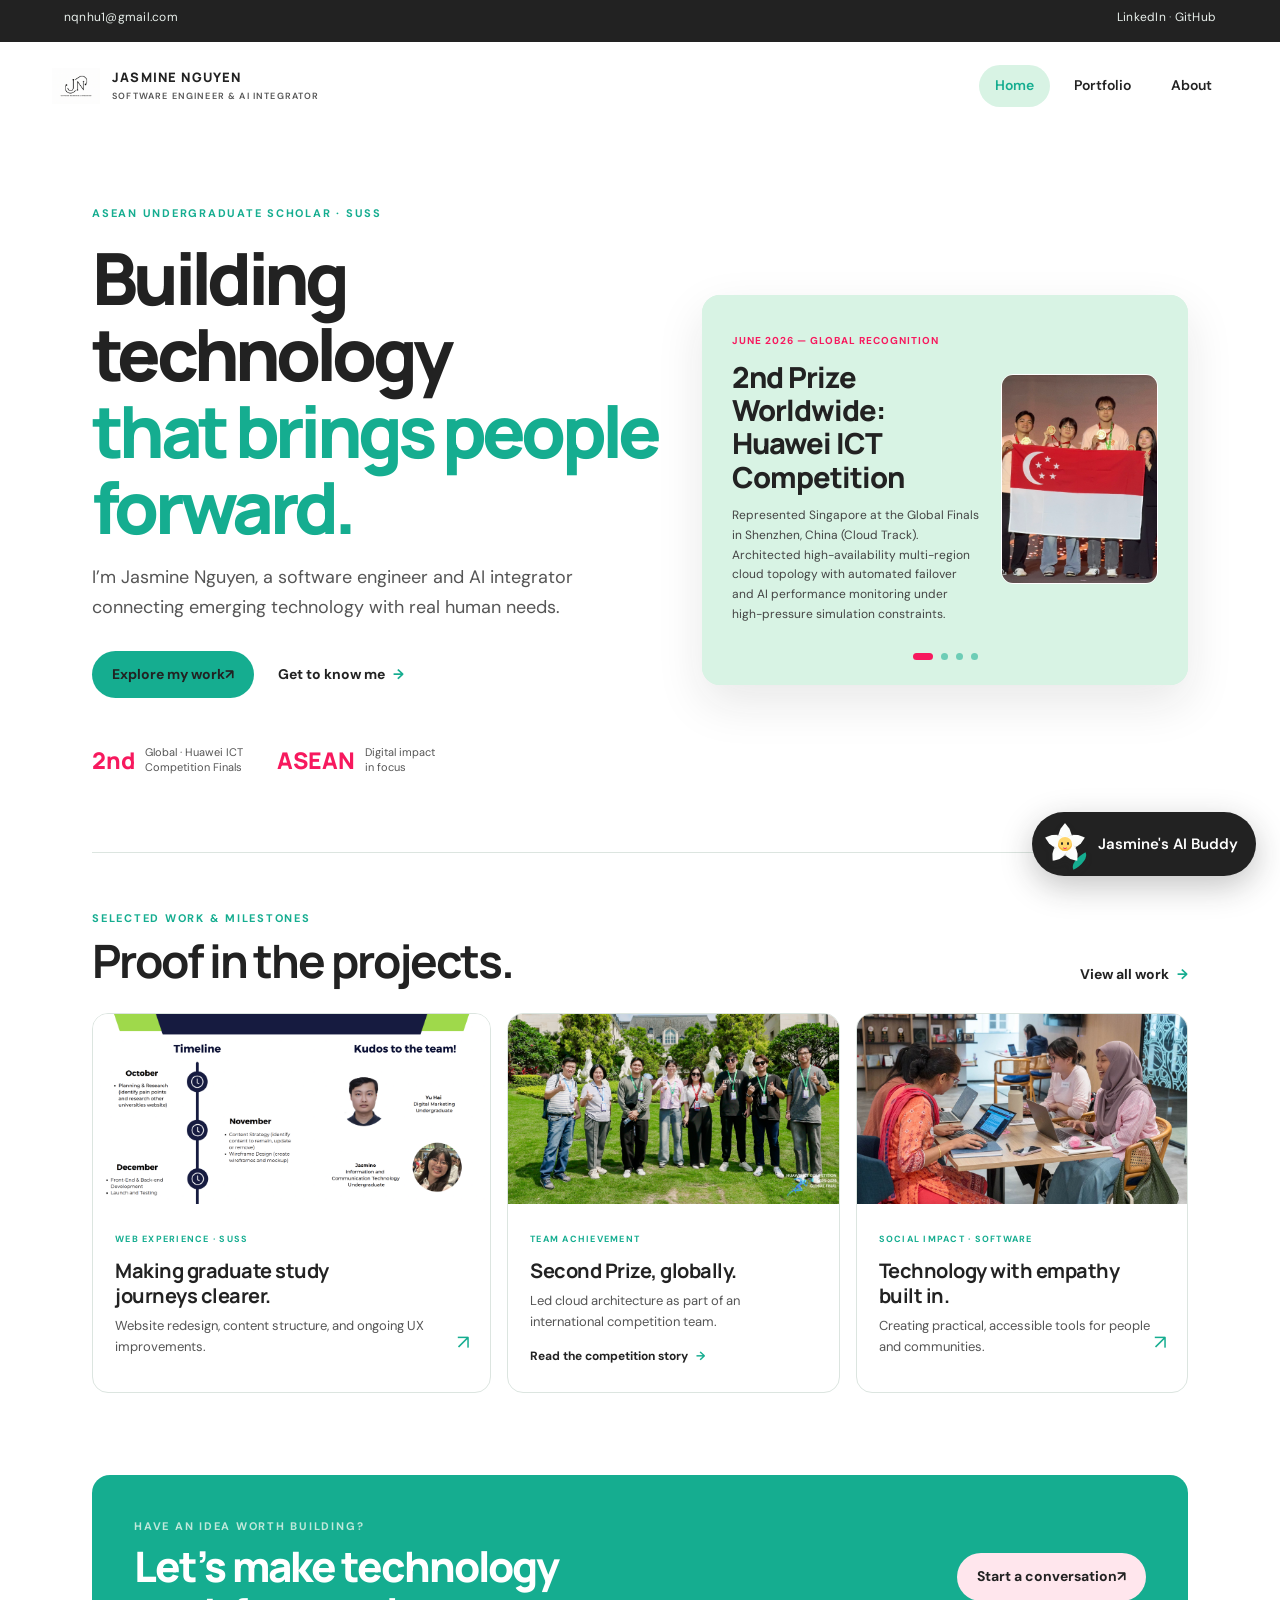
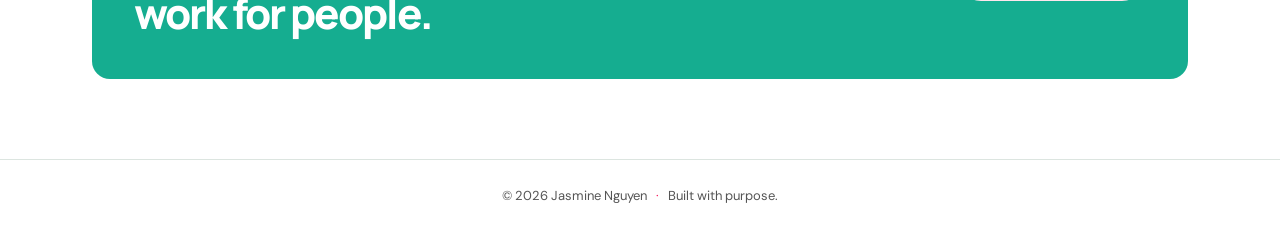
<file: index.html>
<!DOCTYPE html>
<html lang="en">

<head>
  <meta charset="utf-8" />
  <meta name="viewport" content="width=device-width, initial-scale=1.0" />
  <meta name="description"
    content="Jasmine Nguyen is a software engineer and AI integrator bridging emerging technology and human needs across ASEAN." />
  <title>Jasmine Nguyen | Software Engineer &amp; AI Integrator</title>
  <link rel="stylesheet" href="css/general.css" />
  <link rel="stylesheet" href="css/home.css" />
  <link rel="stylesheet" href="css/chatbot.css" />
  <link rel="stylesheet" href="https://cdn.jsdelivr.net/npm/swiper@11/swiper-bundle.min.css" />
  <link rel="stylesheet" href="css/theme.css" />
</head>

<body>
  <header class="topbar">
    <p><a href="mailto:nqnhu1@gmail.com">nqnhu1@gmail.com</a></p>
    <p><a href="https://www.linkedin.com/in/hgnu412/" target="_blank" rel="noopener noreferrer">LinkedIn</a><span> ·
      </span><a href="https://github.com/Jasmine-sunday" target="_blank" rel="noopener noreferrer">GitHub</a></p>
  </header>
  <nav class="site-nav" aria-label="Main navigation"><a class="brand-mark" href="index.html"
      aria-label="Jasmine Nguyen home"><img src="images/logo.png" alt="JN logo" /><span>JASMINE NGUYEN<small>SOFTWARE
          ENGINEER &amp; AI INTEGRATOR</small></span></a>
    <ul class="nav-links">
      <li><a href="index.html" class="active" aria-current="page">Home</a></li>
      <li><a href="portfolio.html">Portfolio</a></li>
      <li><a href="about.html">About</a></li>
    </ul>
  </nav>
  <main class="home-page">
    <section class="hero">
      <div class="hero-copy">
        <p class="eyebrow">ASEAN Undergraduate Scholar · SUSS</p>
        <h1>Building technology<br /><span>that brings people forward.</span></h1>
        <p class="hero-intro">I’m Jasmine Nguyen, a software engineer and AI integrator connecting emerging technology
          with real human needs.</p>
        <div class="hero-actions"><a class="button" href="portfolio.html">Explore my work <span
              aria-hidden="true">↗</span></a><a class="text-link" href="about.html">Get to know me <span
              aria-hidden="true">→</span></a></div>
        <div class="hero-proof">
          <div><strong>2nd</strong><span>Global · Huawei ICT<br />Competition Finals</span></div>
          <div><strong>ASEAN</strong><span>Digital impact<br />in focus</span></div>
        </div>
      </div>
      <section class="banner-section" aria-label="Featured highlights and credentials">
        <div class="swiper mySwiper banner-swiper">
          <div class="swiper-wrapper">
            <article class="swiper-slide banner-slide">
              <div class="banner-content">
                <div class="banner-text">
                  <span class="banner-date">June 2026 — Global Recognition</span>
                  <h2>2nd Prize Worldwide: Huawei ICT Competition</h2>
                  <p>Represented Singapore at the Global Finals in Shenzhen, China (Cloud Track). Architected
                    high-availability multi-region cloud topology with automated failover and AI performance monitoring
                    under high-pressure simulation constraints.</p>
                </div>
                <div class="banner-image"><img src="images/huawei-ict-final-global.jpg"
                    alt="Huawei ICT Competition Global Finals" /></div>
              </div>
            </article>
            <article class="swiper-slide banner-slide">
              <div class="banner-content">
                <div class="banner-text">
                  <span class="banner-date">April 2026 — Tech-for-Good</span>
                  <h2>Her Code, Her Cause: Patient Care Portal</h2>
                  <p>Prototyped an empathetic, mobile-first health companion app for breast cancer patients. Integrated
                    streamlined treatment tracking and community support features, earning finalist recognition for
                    cognitive ergonomics and accessible UX.</p>
                </div>
                <div class="banner-image"><img src="images/hercode-hercause.jpeg"
                    alt="Her Code, Her Cause hackathon finalist" /></div>
              </div>
            </article>
            <div class="swiper-slide banner-slide">
              <div class="banner-content">
                <div class="banner-text">
                  <span class="banner-date">Professional Credentials</span>
                  <h2>AI & Cloud Specializations</h2>
                  <p>
                    Certified AWS Cloud Practitioner, Huawei Certified ICT Associate, and Google Gemini Certified
                    Educator. Experienced in auditing regional LLM datasets at AI Singapore and engineering enterprise
                    low-code systems.
                  </p>
                </div>
                <div class="banner-image">
                  <img src="images/banner1.jpg" alt="Google Gemini and Cloud Credentials">
                </div>
              </div>
            </div>
            <article class="swiper-slide banner-slide">
              <div class="banner-content">
                <div class="banner-text">
                  <span class="banner-date">October 2024 — Hackathon with a Heart</span>
                  <h2>Dell Innovate Fest</h2>
                  <p>Participated in Dell InnovateFest 2024, gaining hands-on exposure to

                    enterprise technology, innovation trends, and real-world industry

                    applications.</p>
                </div>
                <div class="banner-image"><img src="images/banner2.jpg" alt="Google Gemini and cloud credentials" />
                </div>
              </div>
            </article>
          </div>
          <div class="swiper-pagination"></div>
        </div>
      </section>
    </section>
    <section class="home-work" id="projects">
      <div class="section-heading">
        <div>
          <p class="eyebrow">Selected work &amp; milestones</p>
          <h2 class="section-title">Proof in the projects.</h2>
        </div><a class="text-link" href="portfolio.html">View all work <span aria-hidden="true">→</span></a>
      </div>
      <div class="home-cards">
        <a class="home-card featured-card" href="suss-revamp.html"><img src="images/Webiste-revamp-suss.png"
            alt="SUSS Graduate Studies website after its redesign" />
          <div class="home-card-copy"><span class="card-kicker">WEB EXPERIENCE · SUSS</span>
            <h3>Making graduate study journeys clearer.</h3>
            <p>Website redesign, content structure, and ongoing UX improvements.</p><span class="card-arrow"
              aria-hidden="true">↗</span>
          </div>
        </a>
        <article class="home-card award-card">
          <img src="images/Dongguan Practice_1.jpg"
            alt="SUSS Graduate Studies website after its redesign" />
          <div class="home-card-copy"><span class="card-kicker">TEAM ACHIEVEMENT</span>
            <h3>Second Prize, globally.</h3>
            <p>Led cloud architecture as part of an international competition team.</p>
            <a class="text-link award-link" href="huawei-competition.html">Read the competition story <span aria-hidden="true">→</span></a>
          </div>
        </article>
        <a class="home-card project-card-home" href="social-impact.html#her-code"><img src="images/hercode-teamwork.png"
            alt="Jasmine's hackathon team collaborating on a social impact app" />
          <div class="home-card-copy"><span class="card-kicker">SOCIAL IMPACT · SOFTWARE</span>
            <h3>Technology with empathy built in.</h3>
            <p>Creating practical, accessible tools for people and communities.</p><span class="card-arrow"
              aria-hidden="true">↗</span>
          </div>
        </a>
      </div>
    </section>
    <section class="home-contact" id="contact">
      <div>
        <p class="eyebrow">Have an idea worth building?</p>
        <h2>Let’s make technology<br />work for people.</h2>
      </div><a class="button button-light" href="mailto:nqnhu1@gmail.com">Start a conversation <span
          aria-hidden="true">↗</span></a>
    </section>
  </main>
  <footer>
    <p>© 2026 Jasmine Nguyen <span>·</span> Built with purpose.</p>
  </footer>
  <script src="https://cdn.jsdelivr.net/npm/swiper@11/swiper-bundle.min.js"></script>
  <script>
    new Swiper(".mySwiper", {
      loop: true,
      autoplay: { delay: 5000, disableOnInteraction: false },
      pagination: { el: ".swiper-pagination", clickable: true },
      speed: 800,
    });
  </script>
  <script src="js/chatbot.js" defer></script>
</body>

</html>
</file>
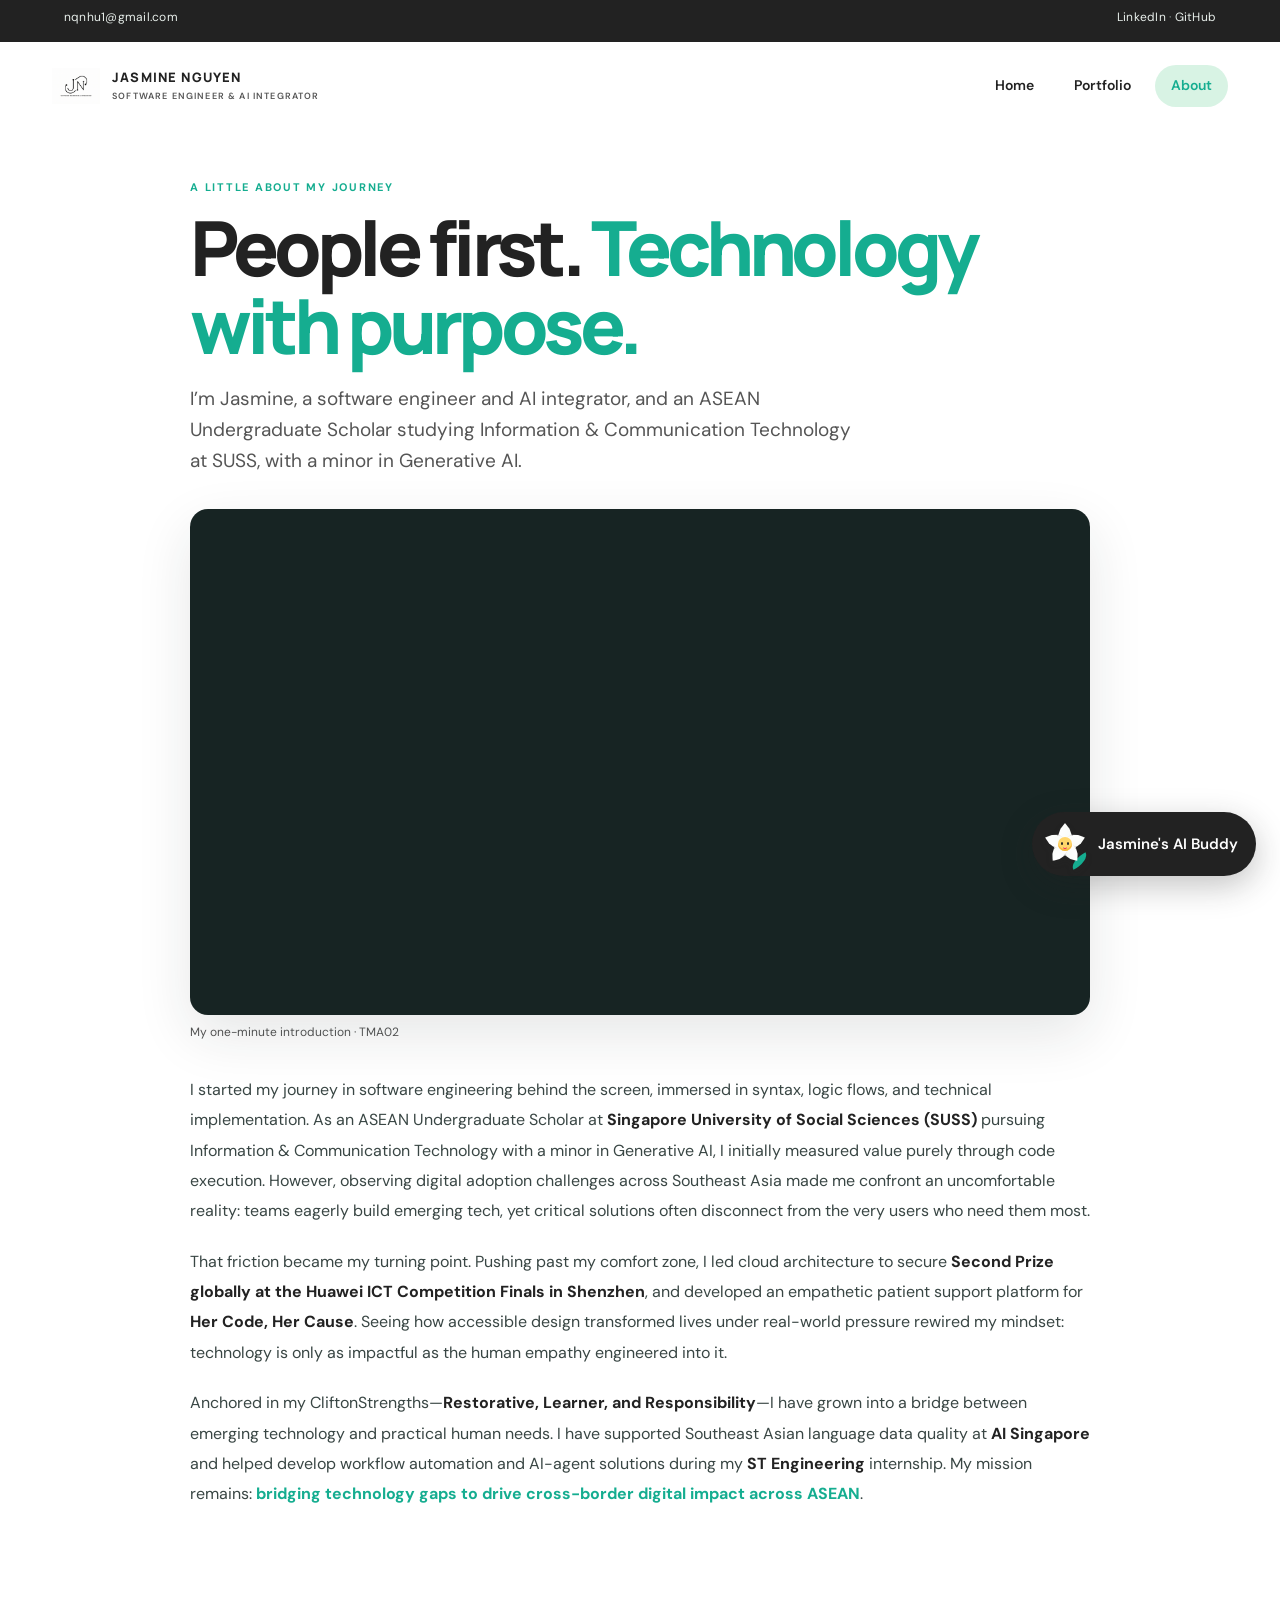
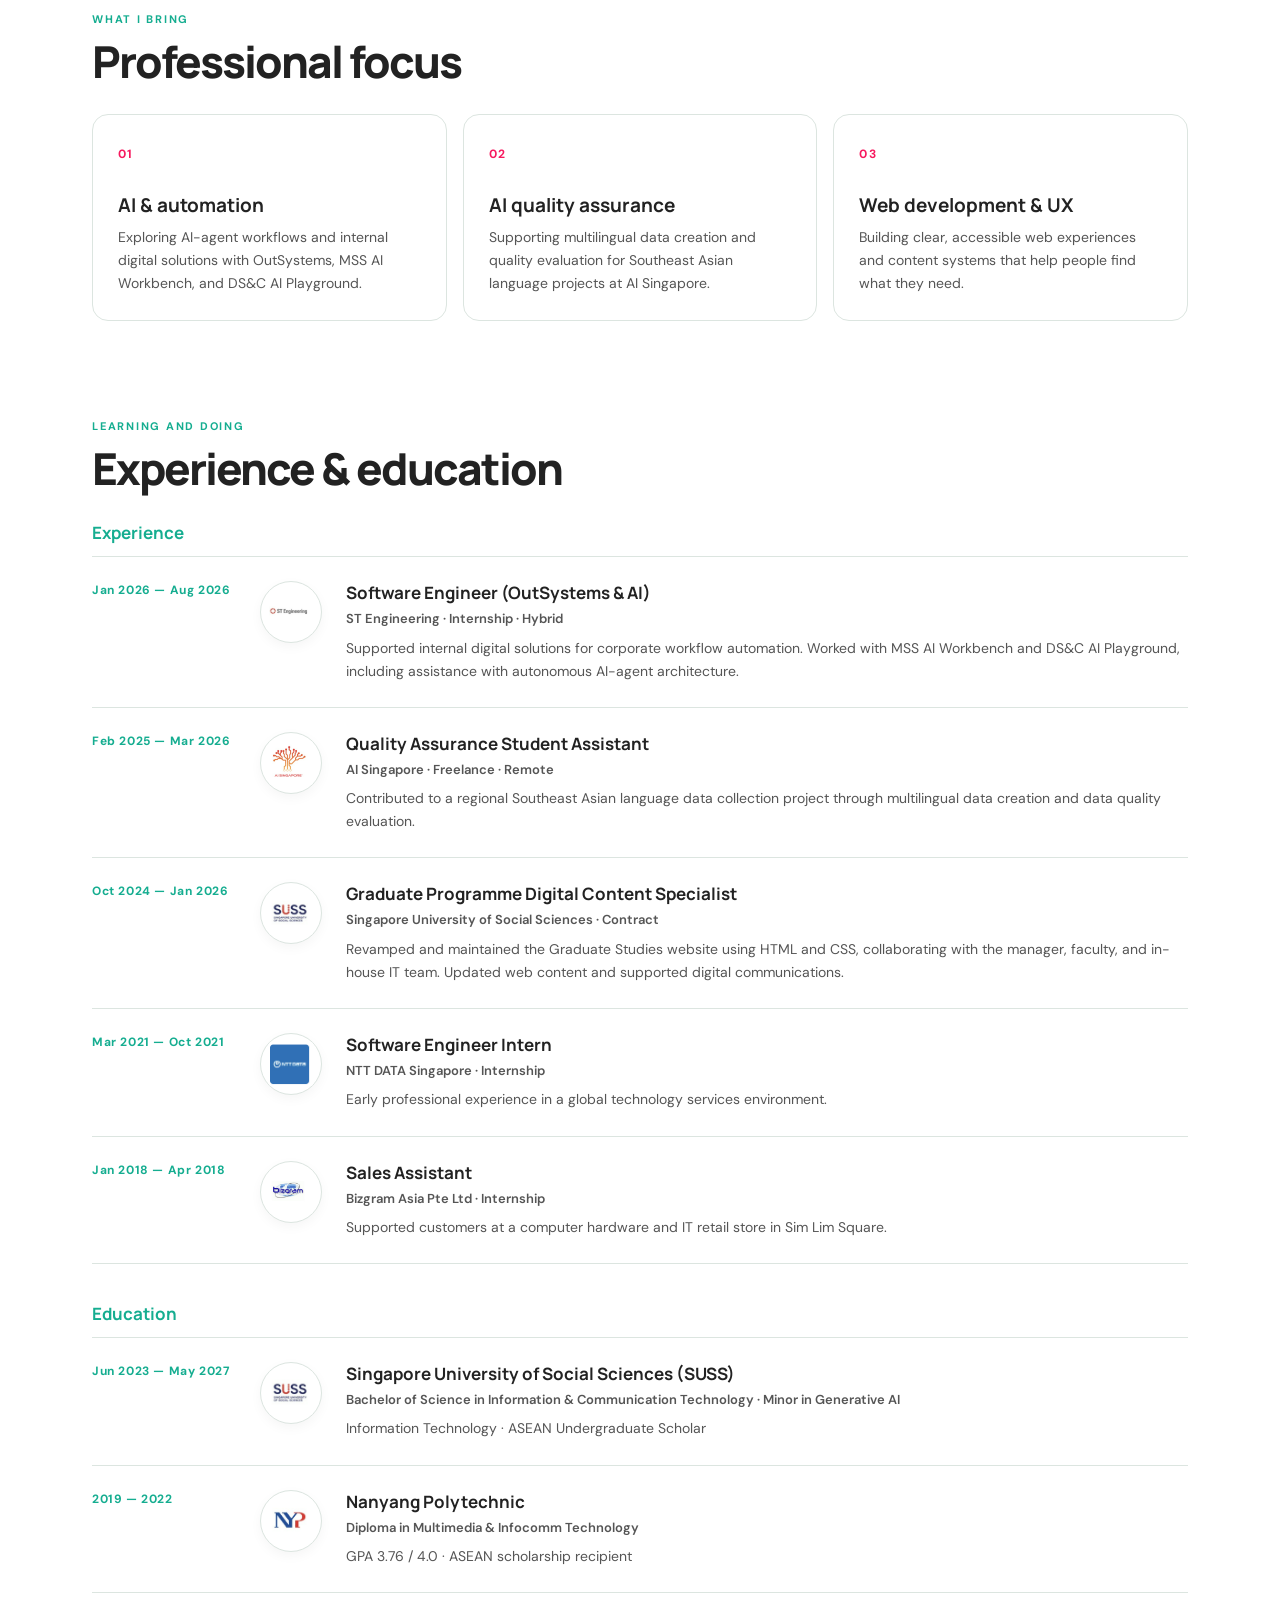
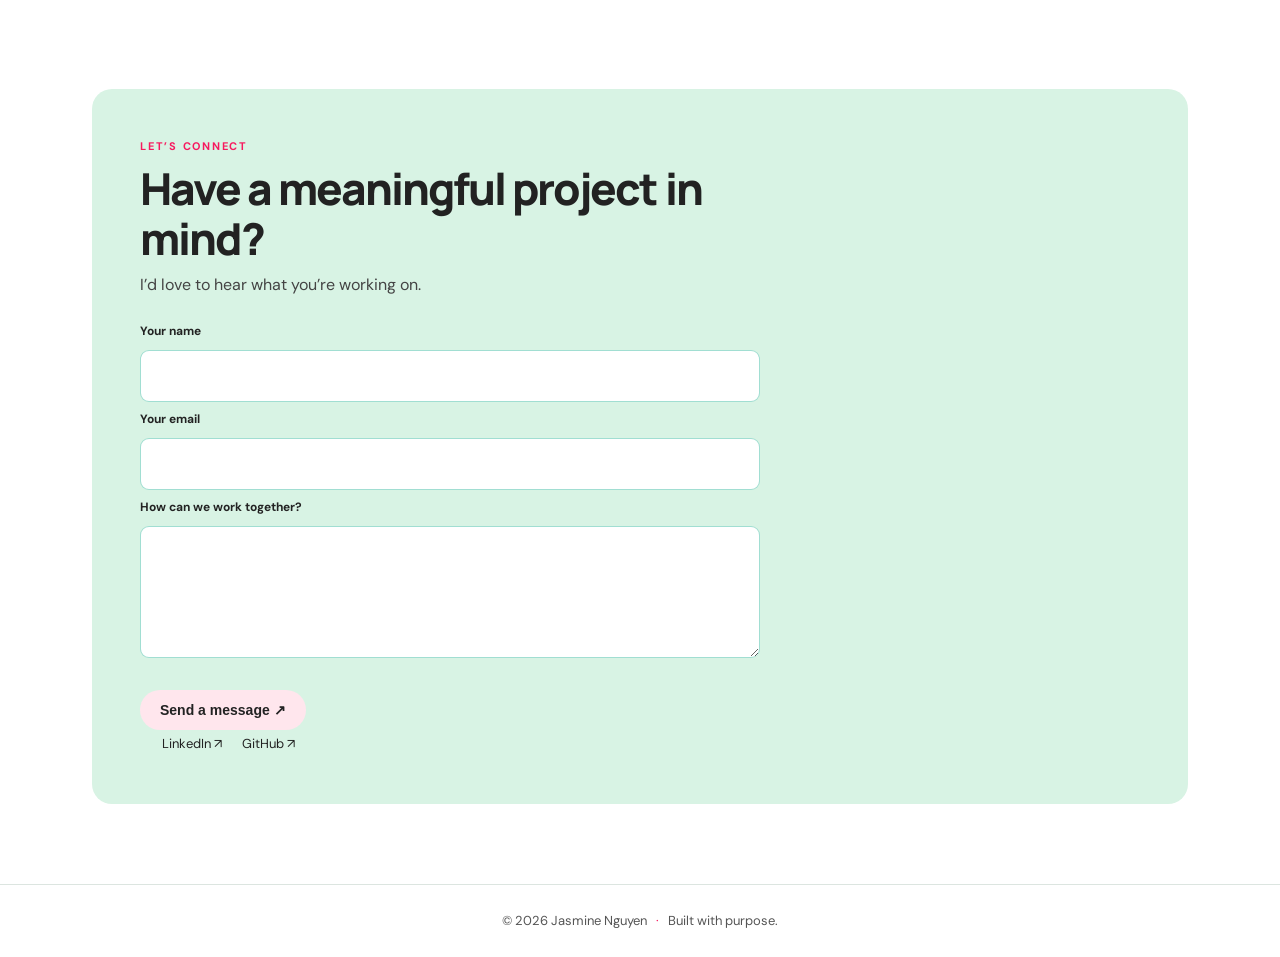
<file: about.html>
<!DOCTYPE html>
<html lang="en">
<head>
  <meta charset="utf-8" />
  <meta name="viewport" content="width=device-width, initial-scale=1.0" />
  <meta name="description" content="Meet Jasmine Nguyen, software engineer and AI integrator focused on human-centered technology and ASEAN impact." />
  <title>About | Jasmine Nguyen</title>
  <link rel="stylesheet" href="css/general.css" />
  <link rel="stylesheet" href="css/about.css" />
  <link rel="stylesheet" href="css/chatbot.css" />
  <link rel="stylesheet" href="css/theme.css" />
</head>
<body>
 <header class="topbar">
    <p><a href="mailto:nqnhu1@gmail.com">nqnhu1@gmail.com</a></p>
    <p><a href="https://www.linkedin.com/in/hgnu412/" target="_blank" rel="noopener noreferrer">LinkedIn</a><span> ·
      </span><a href="https://github.com/Jasmine-sunday" target="_blank" rel="noopener noreferrer">GitHub</a></p>
  </header>
  <nav class="site-nav" aria-label="Main navigation">
    <a class="brand-mark" href="index.html" aria-label="Jasmine Nguyen home"><img src="images/logo.png" alt="JN logo" /><span>JASMINE NGUYEN<small>SOFTWARE ENGINEER &amp; AI INTEGRATOR</small></span></a>
    <ul class="nav-links"><li><a href="index.html">Home</a></li><li><a href="portfolio.html">Portfolio</a></li><li><a href="about.html" class="active" aria-current="page">About</a></li></ul>
  </nav>
  <main class="about-page">
    <section class="about-story">
      <p class="eyebrow">A little about my journey</p>
      <h1>People first. <span>Technology with purpose.</span></h1>
      <p class="story-lede">I’m Jasmine, a software engineer and AI integrator, and an ASEAN Undergraduate Scholar studying Information &amp; Communication Technology at SUSS, with a minor in Generative AI.</p>
      <div class="video-frame">
        <iframe src="https://www.youtube.com/embed/bJAYiNn0LMs" title="Jasmine Nguyen — one-minute personal branding video" allow="accelerometer; autoplay; clipboard-write; encrypted-media; gyroscope; picture-in-picture; web-share" referrerpolicy="strict-origin-when-cross-origin" allowfullscreen></iframe>
      </div>
      <p class="video-caption">My one-minute introduction · TMA02</p>
      <div class="story-text">
        <p>I started my journey in software engineering behind the screen, immersed in syntax, logic flows, and technical implementation. As an ASEAN Undergraduate Scholar at <strong>Singapore University of Social Sciences (SUSS)</strong> pursuing Information &amp; Communication Technology with a minor in Generative AI, I initially measured value purely through code execution. However, observing digital adoption challenges across Southeast Asia made me confront an uncomfortable reality: teams eagerly build emerging tech, yet critical solutions often disconnect from the very users who need them most.</p>
        <p>That friction became my turning point. Pushing past my comfort zone, I led cloud architecture to secure <strong>Second Prize globally at the Huawei ICT Competition Finals in Shenzhen</strong>, and developed an empathetic patient support platform for <strong>Her Code, Her Cause</strong>. Seeing how accessible design transformed lives under real-world pressure rewired my mindset: technology is only as impactful as the human empathy engineered into it.</p>
        <p>Anchored in my CliftonStrengths—<strong>Restorative, Learner, and Responsibility</strong>—I have grown into a bridge between emerging technology and practical human needs. I have supported Southeast Asian language data quality at <strong>AI Singapore</strong> and helped develop workflow automation and AI-agent solutions during my <strong>ST Engineering</strong> internship. My mission remains: <em>bridging technology gaps to drive cross-border digital impact across ASEAN</em>.</p>
      </div>
    </section>
    <section class="about-section focus-section" id="skills">
      <p class="eyebrow">What I bring</p><h2>Professional focus</h2>
      <div class="focus-grid">
        <article class="focus-card"><span>01</span><h3>AI &amp; automation</h3><p>Exploring AI-agent workflows and internal digital solutions with OutSystems, MSS AI Workbench, and DS&amp;C AI Playground.</p></article>
        <article class="focus-card"><span>02</span><h3>AI quality assurance</h3><p>Supporting multilingual data creation and quality evaluation for Southeast Asian language projects at AI Singapore.</p></article>
        <article class="focus-card"><span>03</span><h3>Web development &amp; UX</h3><p>Building clear, accessible web experiences and content systems that help people find what they need.</p></article>
      </div>
    </section>
    <section class="about-section background-section" id="experience">
      <p class="eyebrow">Learning and doing</p><h2>Experience &amp; education</h2>
      <h3 class="timeline-label">Experience</h3>
      <div class="timeline">
        <article><p class="timeline-date">Jan 2026 — Aug 2026</p><span class="org-logo"><img src="images/st-engineering-logo.png" alt="ST Engineering" /></span><div class="timeline-copy"><h3>Software Engineer (OutSystems &amp; AI)</h3><p class="timeline-meta">ST Engineering · Internship · Hybrid</p><p>Supported internal digital solutions for corporate workflow automation. Worked with MSS AI Workbench and DS&amp;C AI Playground, including assistance with autonomous AI-agent architecture.</p></div></article>
        <article><p class="timeline-date">Feb 2025 — Mar 2026</p><span class="org-logo"><img src="images/ai-singapore-logo.png" alt="AI Singapore" /></span><div class="timeline-copy"><h3>Quality Assurance Student Assistant</h3><p class="timeline-meta">AI Singapore · Freelance · Remote</p><p>Contributed to a regional Southeast Asian language data collection project through multilingual data creation and data quality evaluation.</p></div></article>
        <article><p class="timeline-date">Oct 2024 — Jan 2026</p><span class="org-logo"><img src="images/suss-logo.png" alt="Singapore University of Social Sciences" /></span><div class="timeline-copy"><h3>Graduate Programme Digital Content Specialist</h3><p class="timeline-meta">Singapore University of Social Sciences · Contract</p><p>Revamped and maintained the Graduate Studies website using HTML and CSS, collaborating with the manager, faculty, and in-house IT team. Updated web content and supported digital communications.</p></div></article>
        <article><p class="timeline-date">Mar 2021 — Oct 2021</p><span class="org-logo"><img src="images/ntt-data-logo.png" alt="NTT DATA" /></span><div class="timeline-copy"><h3>Software Engineer Intern</h3><p class="timeline-meta">NTT DATA Singapore · Internship</p><p>Early professional experience in a global technology services environment.</p></div></article>
        <article><p class="timeline-date">Jan 2018 — Apr 2018</p><span class="org-logo"><img src="images/bizgram-logo.png" alt="Bizgram Asia" /></span><div class="timeline-copy"><h3>Sales Assistant</h3><p class="timeline-meta">Bizgram Asia Pte Ltd · Internship</p><p>Supported customers at a computer hardware and IT retail store in Sim Lim Square.</p></div></article>
      </div>
      <h3 class="timeline-label education-label">Education</h3>
      <div class="timeline">
        <article><p class="timeline-date">Jun 2023 — May 2027</p><span class="org-logo"><img src="images/suss-logo.png" alt="Singapore University of Social Sciences" /></span><div class="timeline-copy"><h3>Singapore University of Social Sciences (SUSS)</h3><p class="timeline-meta">Bachelor of Science in Information &amp; Communication Technology · Minor in Generative AI</p><p>Information Technology · ASEAN Undergraduate Scholar</p></div></article>
        <article><p class="timeline-date">2019 — 2022</p><span class="org-logo"><img src="images/nanyang-poly-logo.png" alt="Nanyang Polytechnic" /></span><div class="timeline-copy"><h3>Nanyang Polytechnic</h3><p class="timeline-meta">Diploma in Multimedia &amp; Infocomm Technology</p><p>GPA 3.76 / 4.0 · ASEAN scholarship recipient</p></div></article>
      </div>
    </section>
    <section class="contact-panel" id="contact"><p class="eyebrow">Let’s connect</p><h2>Have a meaningful project in mind?</h2><p>I’d love to hear what you’re working on.</p><form class="contact-form" action="mailto:nguyenquynhnhu001@suss.edu.sg" method="post" enctype="text/plain"><label for="contact-name">Your name</label><input id="contact-name" name="name" autocomplete="name" required /><label for="contact-email">Your email</label><input id="contact-email" type="email" name="email" autocomplete="email" required /><label for="contact-message">How can we work together?</label><textarea id="contact-message" name="message" rows="4" required></textarea><button class="button button-light" type="submit">Send a message ↗</button></form><div class="social-links"><a href="https://www.linkedin.com/in/hgnu412/" target="_blank" rel="noopener noreferrer">LinkedIn ↗</a><a href="https://github.com/Jasmine-sunday" target="_blank" rel="noopener noreferrer">GitHub ↗</a></div></section>
  </main>
  <footer>
    <p>© 2026 Jasmine Nguyen <span>·</span> Built with purpose.</p>
  </footer>  <script src="js/chatbot.js" defer></script>
</body>
</html>
</file>
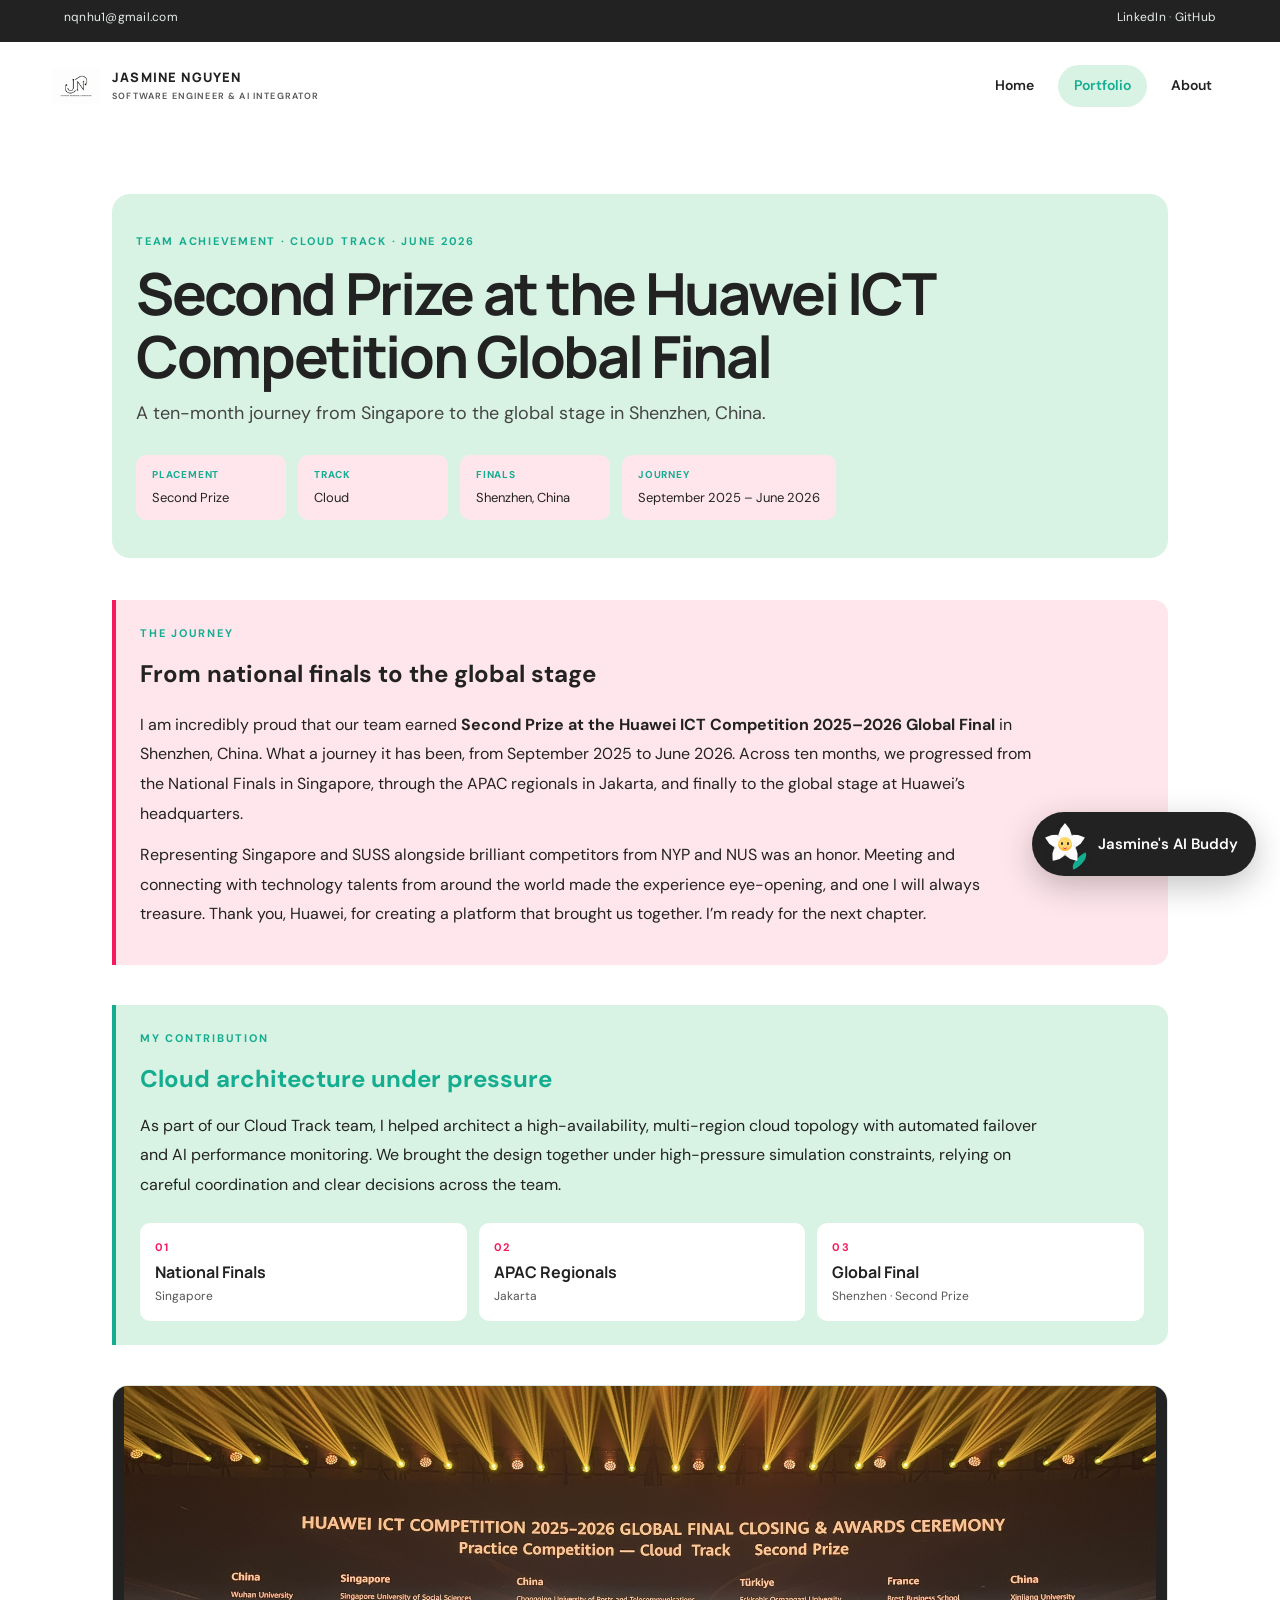
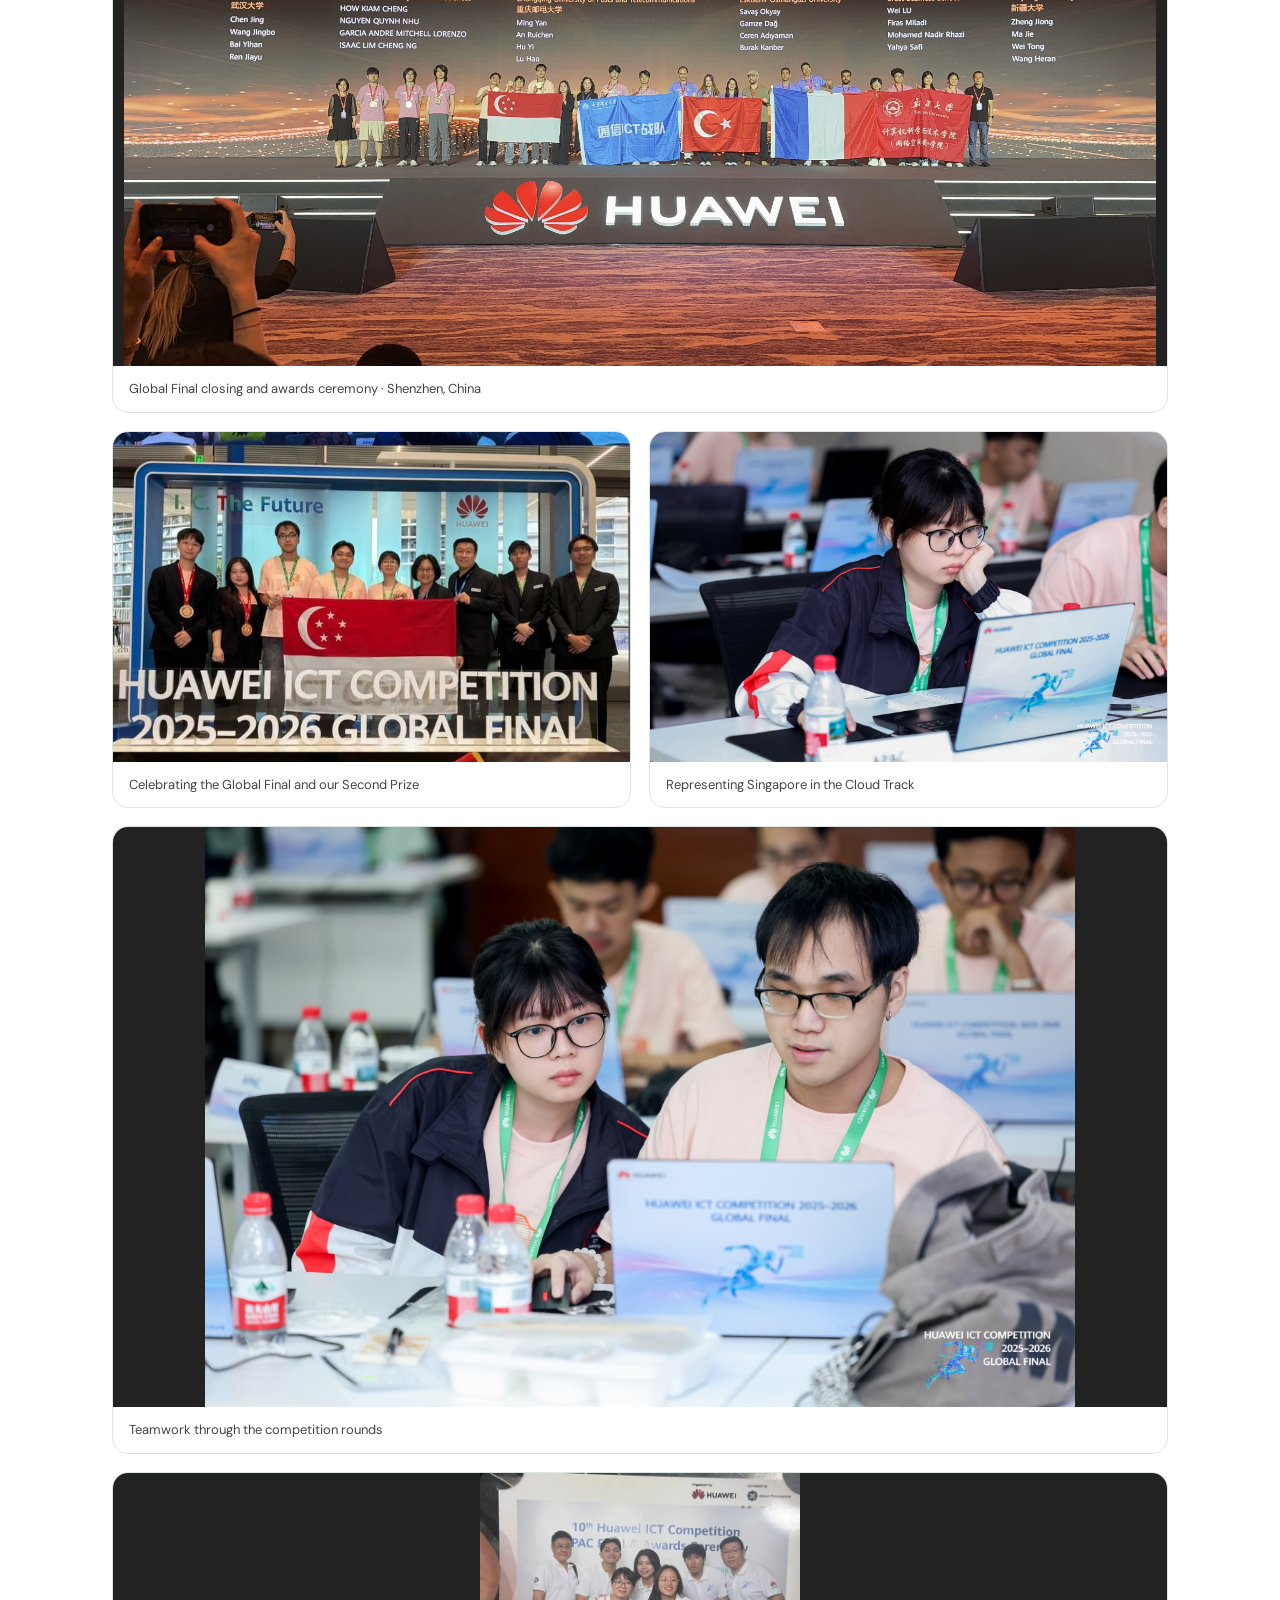
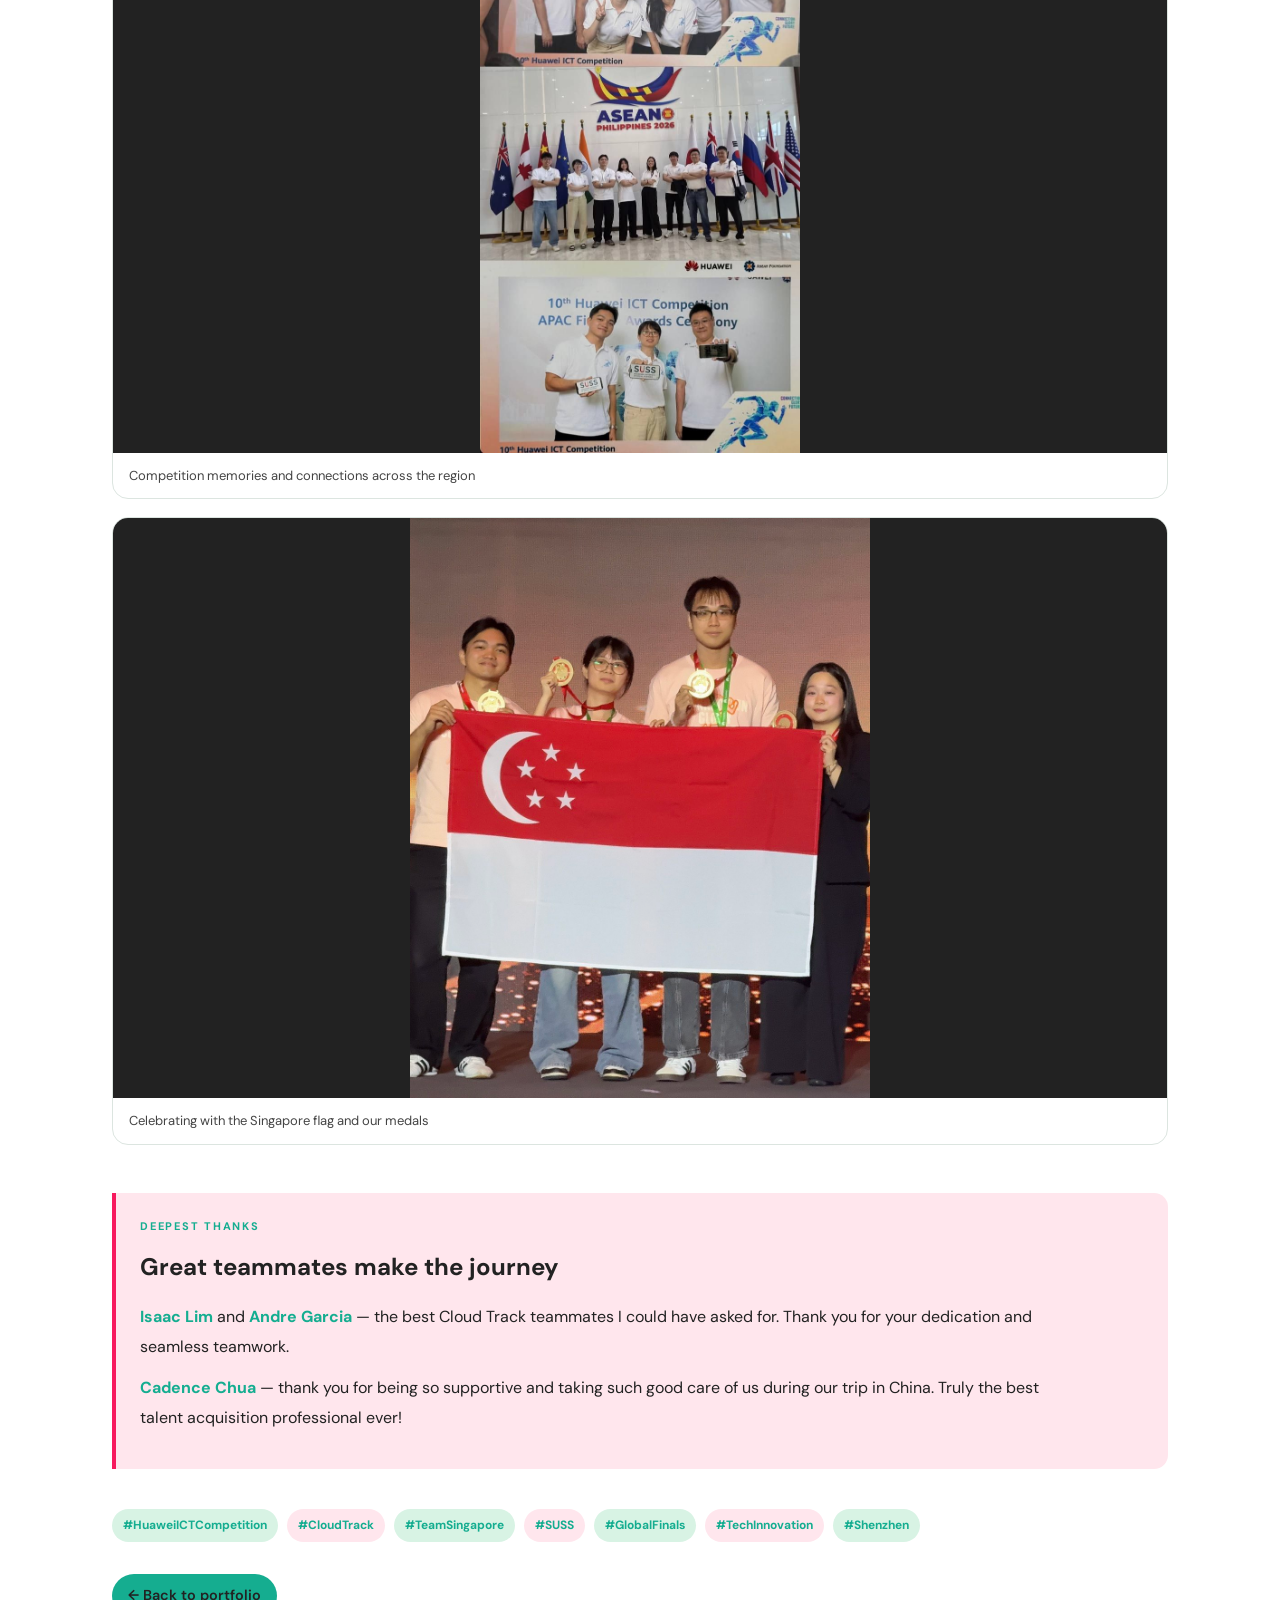
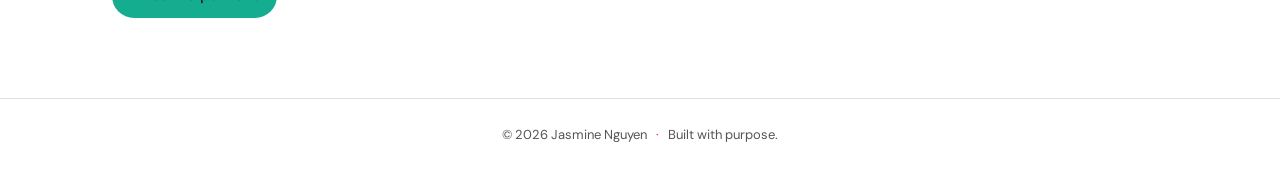
<file: huawei-competition.html>
<!DOCTYPE html>
<html lang="en">
<head>
  <meta charset="utf-8" />
  <meta name="viewport" content="width=device-width, initial-scale=1.0" />
  <meta name="description" content="Jasmine Nguyen and her teammates earned Second Prize at the Huawei ICT Competition 2025–2026 Global Final in Shenzhen." />
  <title>Huawei ICT Competition Global Final | Jasmine Nguyen</title>
  <link rel="stylesheet" href="css/general.css" />
  <link rel="stylesheet" href="css/portfolio.css" />
  <link rel="stylesheet" href="css/project.css" />
  <link rel="stylesheet" href="css/chatbot.css" />
  <link rel="stylesheet" href="css/theme.css" />
</head>
<body>
  <header class="topbar"><p><a href="mailto:nqnhu1@gmail.com">nqnhu1@gmail.com</a></p><p><a href="https://www.linkedin.com/in/hgnu412/" target="_blank" rel="noopener noreferrer">LinkedIn</a><span> · </span><a href="https://github.com/Jasmine-sunday" target="_blank" rel="noopener noreferrer">GitHub</a></p></header>
  <nav class="site-nav" aria-label="Main navigation">
    <a class="brand-mark" href="index.html" aria-label="Jasmine Nguyen home"><img src="images/logo.png" alt="JN logo" /><span>JASMINE NGUYEN<small>SOFTWARE ENGINEER &amp; AI INTEGRATOR</small></span></a>
    <ul class="nav-links"><li><a href="index.html">Home</a></li><li><a href="portfolio.html" class="active" aria-current="page">Portfolio</a></li><li><a href="about.html">About</a></li></ul>
  </nav>
  <main class="competition-page">
    <header class="project-header">
      <p class="eyebrow">Team achievement · Cloud Track · June 2026</p>
      <h1>Second Prize at the Huawei ICT Competition Global Final</h1>
      <p>A ten-month journey from Singapore to the global stage in Shenzhen, China.</p>
      <div class="competition-facts"><span><strong>Placement</strong> Second Prize</span><span><strong>Track</strong> Cloud</span><span><strong>Finals</strong> Shenzhen, China</span><span><strong>Journey</strong> September 2025 – June 2026</span></div>
    </header>

    <section class="case-section competition-story">
      <p class="eyebrow">The journey</p>
      <h2>From national finals to the global stage</h2>
      <p>I am incredibly proud that our team earned <strong>Second Prize at the Huawei ICT Competition 2025–2026 Global Final</strong> in Shenzhen, China. What a journey it has been, from September 2025 to June 2026. Across ten months, we progressed from the National Finals in Singapore, through the APAC regionals in Jakarta, and finally to the global stage at Huawei’s headquarters.</p>
      <p>Representing Singapore and SUSS alongside brilliant competitors from NYP and NUS was an honor. Meeting and connecting with technology talents from around the world made the experience eye-opening, and one I will always treasure. Thank you, Huawei, for creating a platform that brought us together. I’m ready for the next chapter.</p>
    </section>

    <section class="case-section competition-role">
      <p class="eyebrow">My contribution</p>
      <h2>Cloud architecture under pressure</h2>
      <p>As part of our Cloud Track team, I helped architect a high-availability, multi-region cloud topology with automated failover and AI performance monitoring. We brought the design together under high-pressure simulation constraints, relying on careful coordination and clear decisions across the team.</p>
      <div class="competition-timeline" aria-label="Competition journey">
        <div><span>01</span><strong>National Finals</strong><small>Singapore</small></div>
        <div><span>02</span><strong>APAC Regionals</strong><small>Jakarta</small></div>
        <div><span>03</span><strong>Global Final</strong><small>Shenzhen · Second Prize</small></div>
      </div>
    </section>

    <section class="competition-gallery" aria-label="Huawei ICT Competition photo highlights">
      <figure class="competition-photo photo-wide"><img src="images/huawei-global-stage.png" alt="The Huawei ICT Competition Global Final closing and awards ceremony in Shenzhen" /><figcaption>Global Final closing and awards ceremony · Shenzhen, China</figcaption></figure>
      <figure class="competition-photo"><img src="images/huawei-global-collage.png" alt="Competition ceremony, Singapore team and Second Prize medals" /><figcaption>Celebrating the Global Final and our Second Prize</figcaption></figure>
      <figure class="competition-photo"><img src="images/huawei-global-work.png" alt="Jasmine competing in the Huawei ICT Competition Global Final" /><figcaption>Representing Singapore in the Cloud Track</figcaption></figure>
      <figure class="competition-photo photo-wide"><img src="images/huawei-teamwork.png" alt="Jasmine and a teammate working together during the competition" /><figcaption>Teamwork through the competition rounds</figcaption></figure>
      <figure class="competition-photo photo-wide"><img src="images/huawei-apac-journey.png" alt="Competition participants at regional Huawei ICT Competition events" /><figcaption>Competition memories and connections across the region</figcaption></figure>
      <figure class="competition-photo photo-wide"><img src="images/huawei-ict-final-global.jpg" alt="Singapore team members holding their medals and flag" /><figcaption>Celebrating with the Singapore flag and our medals</figcaption></figure>
    </section>

    <section class="case-section competition-team">
      <p class="eyebrow">Deepest thanks</p>
      <h2>Great teammates make the journey</h2>
      <p><a href="https://www.linkedin.com/in/ilcn102/" target="_blank" rel="noopener noreferrer"><strong>Isaac Lim</strong></a> and <a href="https://www.linkedin.com/in/andre-garcia23/" target="_blank" rel="noopener noreferrer"><strong>Andre Garcia</strong></a> — the best Cloud Track teammates I could have asked for. Thank you for your dedication and seamless teamwork.</p>
      <p><a href="https://www.linkedin.com/in/cadence-chua/" target="_blank" rel="noopener noreferrer"><strong>Cadence Chua</strong></a> — thank you for being so supportive and taking such good care of us during our trip in China. Truly the best talent acquisition professional ever!</p>
    </section>

    <section class="competition-tags" aria-label="Competition tags"><a href="https://www.linkedin.com/search/results/all/?keywords=%23huaweiictcompetition" target="_blank" rel="noopener noreferrer">#HuaweiICTCompetition</a><a href="https://www.linkedin.com/search/results/all/?keywords=%23cloudtrack" target="_blank" rel="noopener noreferrer">#CloudTrack</a><a href="https://www.linkedin.com/search/results/all/?keywords=%23teamsingapore" target="_blank" rel="noopener noreferrer">#TeamSingapore</a><a href="https://www.linkedin.com/search/results/all/?keywords=%23suss" target="_blank" rel="noopener noreferrer">#SUSS</a><a href="https://www.linkedin.com/search/results/all/?keywords=%23globalfinals" target="_blank" rel="noopener noreferrer">#GlobalFinals</a><a href="https://www.linkedin.com/search/results/all/?keywords=%23techinnovation" target="_blank" rel="noopener noreferrer">#TechInnovation</a><a href="https://www.linkedin.com/search/results/all/?keywords=%23shenzhen" target="_blank" rel="noopener noreferrer">#Shenzhen</a></section>
    <a class="btn-video return-link" href="portfolio.html">← Back to portfolio</a>
  </main>
  <footer><p>© 2026 Jasmine Nguyen <span>·</span> Built with purpose.</p></footer>
  <script src="js/chatbot.js" defer></script>
</body>
</html>
</file>
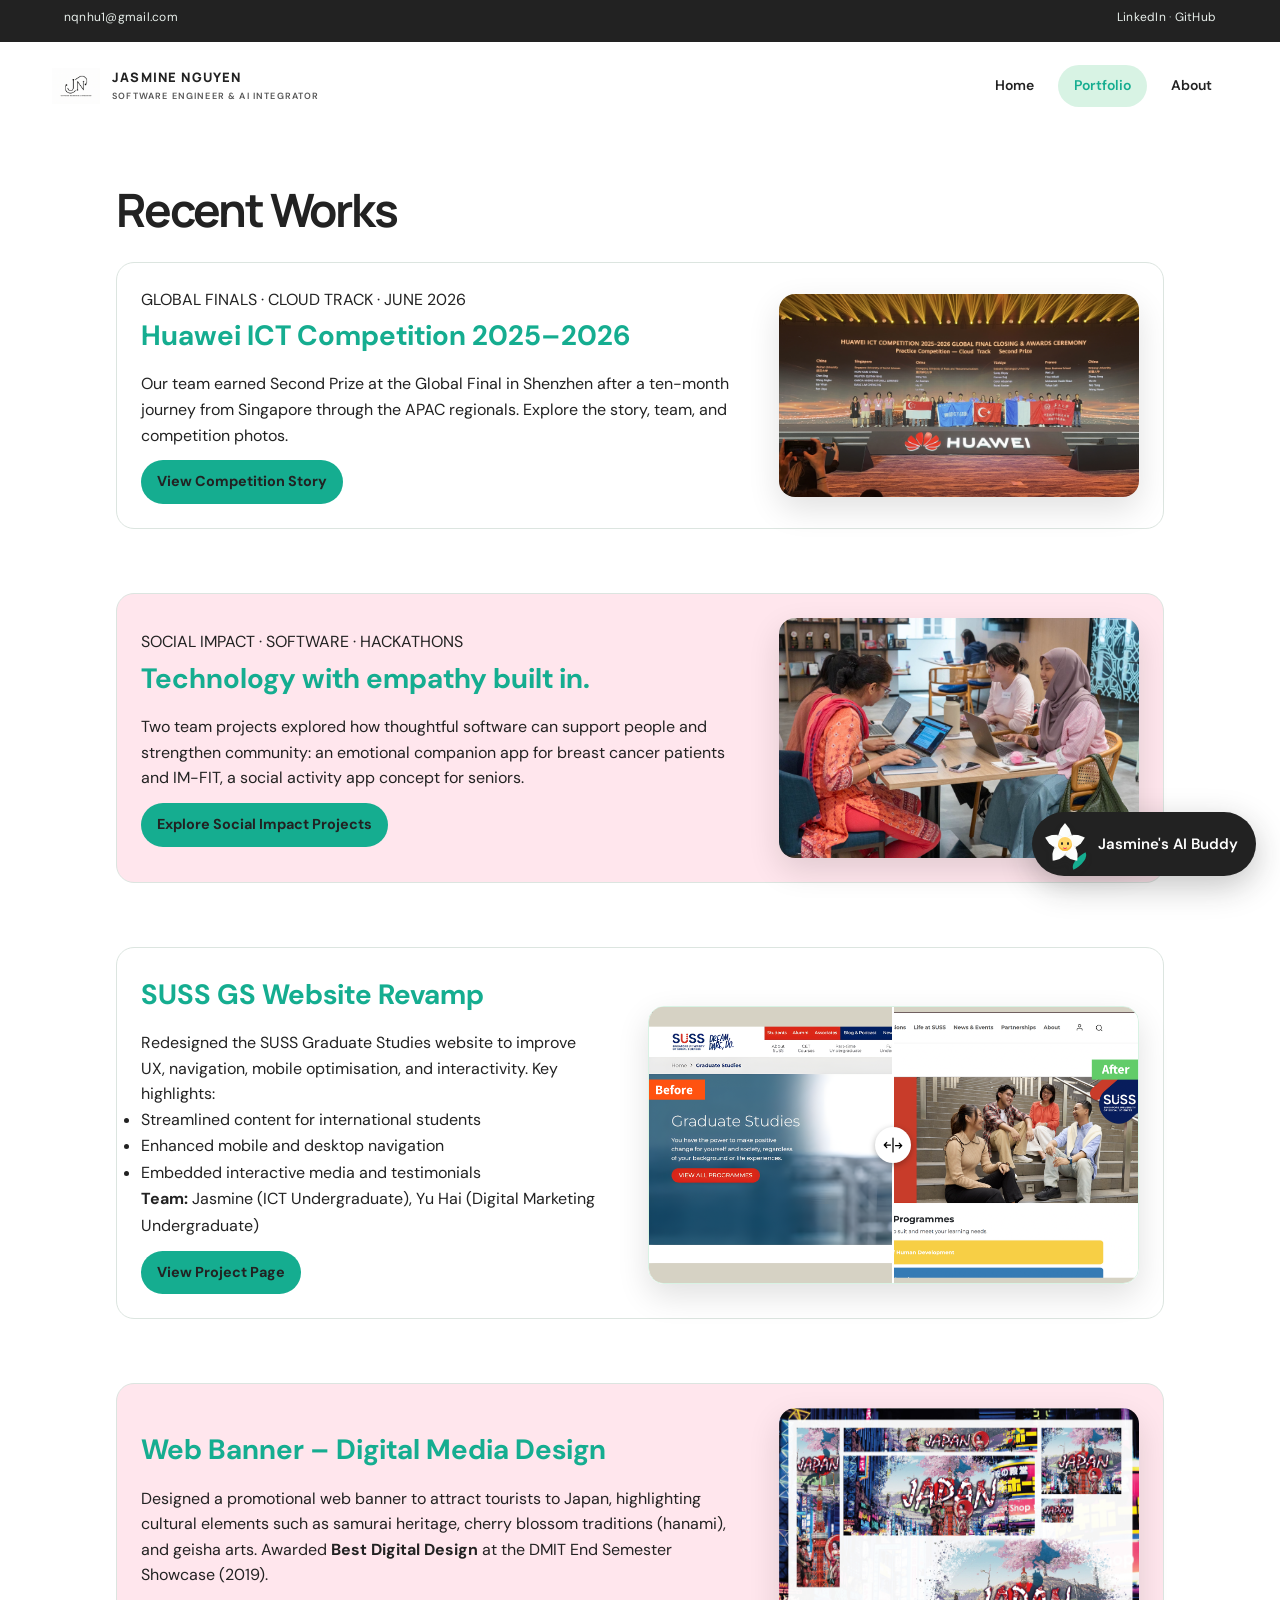
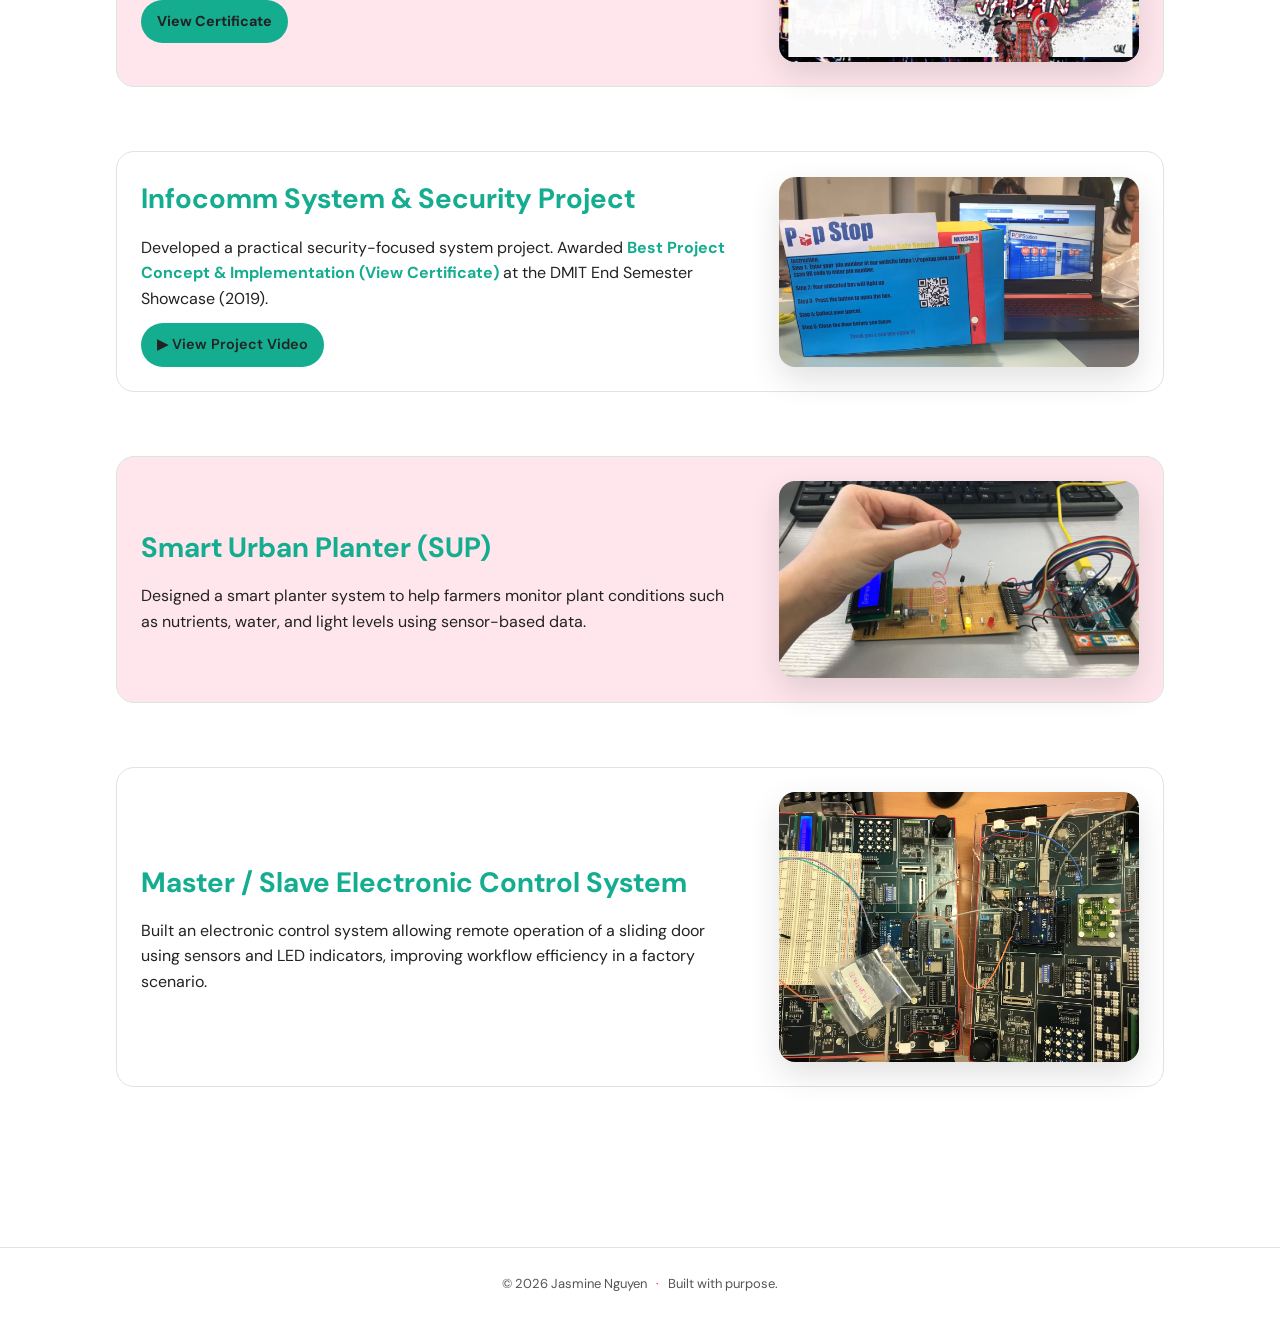
<file: portfolio.html>
<!DOCTYPE html>
<html lang="en">
<head>
  <meta charset="utf-8" />
  <title>Portfolio | Jasmine Nguyen</title>
  <meta name="viewport" content="width=device-width, initial-scale=1.0"/>

  <link rel="stylesheet" href="css/general.css">
  <link rel="stylesheet" href="css/portfolio.css">
  <link rel="stylesheet" href="css/chatbot.css" />
  <link rel="stylesheet" href="css/theme.css" />
</head>

<body>

<header class="topbar">
    <p><a href="mailto:nqnhu1@gmail.com">nqnhu1@gmail.com</a></p>
    <p><a href="https://www.linkedin.com/in/hgnu412/" target="_blank" rel="noopener noreferrer">LinkedIn</a><span> ·
      </span><a href="https://github.com/Jasmine-sunday" target="_blank" rel="noopener noreferrer">GitHub</a></p>
</header>
<nav class="site-nav" aria-label="Main navigation">
  <a class="brand-mark" href="index.html" aria-label="Jasmine Nguyen home"><img src="images/logo.png" alt="JN logo"><span>JASMINE NGUYEN<small>SOFTWARE ENGINEER &amp; AI INTEGRATOR</small></span></a>
  <ul class="nav-links">
    <li><a href="index.html">Home</a></li>
    <li><a href="portfolio.html" class="active" aria-current="page">Portfolio</a></li>
    <li><a href="about.html">About</a></li>
  </ul>
</nav>

<main>
<section class="portfolio-section" id="projects">
  <h1 class="section-title">Recent Works</h1>
  <br>
  <div class="project-list">

    <article class="project-card">
      <div class="project-content">
        <span class="card-kicker">GLOBAL FINALS · CLOUD TRACK · JUNE 2026</span>
        <h2>Huawei ICT Competition 2025–2026</h2>
        <p>Our team earned Second Prize at the Global Final in Shenzhen after a ten-month journey from Singapore through the APAC regionals. Explore the story, team, and competition photos.</p>
        <a class="btn-video" href="huawei-competition.html"><strong>View Competition Story</strong></a>
      </div>
      <img src="images/huawei-global-stage.png" alt="Huawei ICT Competition Global Final highlights and Second Prize medals" />
    </article>

    <article class="project-card" id="her-code">
      <div class="project-content">
        <span class="card-kicker">SOCIAL IMPACT · SOFTWARE · HACKATHONS</span>
        <h2>Technology with empathy built in.</h2>
        <p>Two team projects explored how thoughtful software can support people and strengthen community: an emotional companion app for breast cancer patients and IM-FIT, a social activity app concept for seniors.</p>
        <a class="btn-video" href="social-impact.html"><strong>Explore Social Impact Projects</strong></a>
      </div>
      <img src="images/hercode-teamwork.png" alt="Hackathon teammates collaborating on a social impact app" />
    </article>

    <article class="project-card">
      <div class="project-content">
        <h2>SUSS GS Website Revamp</h2>
        <p>
          Redesigned the SUSS Graduate Studies website to improve UX, navigation, mobile optimisation,
          and interactivity. Key highlights:
          <ul>
            <li>Streamlined content for international students</li>
            <li>Enhanced mobile and desktop navigation</li>
            <li>Embedded interactive media and testimonials</li>
          </ul>
          <strong>Team:</strong> Jasmine (ICT Undergraduate), Yu Hai (Digital Marketing Undergraduate)
        </p>
        <p>
          <a class="btn-video" href="suss-revamp.html">
            <strong>View Project Page</strong>
          </a>
        </p>        
        </div>
    <div class="before-after-container">
          <div class="image-container">
            <img class="image-after slider-image" src="images/after_1.png" alt="After Revamp" />
            <img class="image-before slider-image" src="images/before_1.png" alt="Before Revamp" />
          </div>
          
          <input type="range" min="0" max="100" value="50" aria-label="Percentage of before photo shown" class="slider" />
          
          <div class="slider-line" aria-hidden="true"></div>
          <div class="slider-button" aria-hidden="true">
            <svg xmlns="http://www.w3.org/2000/svg" width="20" height="20" fill="currentColor" viewBox="0 0 256 256">
              <path d="M136,40V216a8,8,0,0,1-16,0V40a8,8,0,0,1,16,0ZM96,120H35.31l18.35-18.34A8,8,0,0,0,42.34,90.34l-32,32a8,8,0,0,0,0,11.32l32,32a8,8,0,0,0,11.32-11.32L35.31,136H96a8,8,0,0,0,0-16Zm124.69,8H160a8,8,0,0,0,0,16h60.69l-18.35,18.34a8,8,0,0,0,11.32,11.32l32-32a8,8,0,0,0,0-11.32l-32-32a8,8,0,0,0-11.32,11.32Z"></path>
            </svg>
          </div>
        </div>
    </article>

    <article class="project-card">
      <div class="project-content">
        <h2>Web Banner – Digital Media Design</h2>
        <p>
          Designed a promotional web banner to attract tourists to Japan,
          highlighting cultural elements such as samurai heritage, cherry
          blossom traditions (hanami), and geisha arts. Awarded <strong>Best Digital Design</strong>
           at the DMIT End Semester Showcase (2019).
        </p>
        <p>
          <a class="btn-video" href="certificates/best-digital-design.pdf" target="_blank" class="cert-link">
            <strong>View Certificate</strong>
          </a>
        </p> 
      </div>
       <img src="images/14_M1_194506L_Jasmine_RGB.jpg" alt="Web Banner Design">
    </article>

    <article class="project-card">
      <div class="project-content">
        <h2>Infocomm System & Security Project</h2>
        <p>
          Developed a practical security-focused system project.
          Awarded 
          <a href="certificates/best-project-concept-implementation.pdf" 
             target="_blank" 
             class="cert-link">
            <strong>Best Project Concept & Implementation (View Certificate)</strong>
          </a> at the DMIT End Semester Showcase (2019).
        </p>
        <a href="https://youtu.be/ui2SyGrvbAU"
           target="_blank"
           class="btn-video">
          ▶ View Project Video
        </a>
      </div>
      <img src="images/ISS_Project.png" alt="Infocomm System Security Project">
    </article>

    <article class="project-card">
      <div class="project-content">
        <h2>Smart Urban Planter (SUP)</h2>
        <p>
          Designed a smart planter system to help farmers monitor
          plant conditions such as nutrients, water, and light levels
          using sensor-based data.
        </p>
      </div>
      <img src="images/SUP.png" alt="Smart Urban Planter">
    </article>

    <article class="project-card">
      <div class="project-content">
        <h2>Master / Slave Electronic Control System</h2>
        <p>
          Built an electronic control system allowing remote operation
          of a sliding door using sensors and LED indicators,
          improving workflow efficiency in a factory scenario.
        </p>
      </div>
      <img src="images/Electionic.jpg" alt="Electronic Control System">
    </article>

  </div>
</section>
</main>

  <footer>
    <p>© 2026 Jasmine Nguyen <span>·</span> Built with purpose.</p>
  </footer>

<script>
  // Support multiple before-after slider instances on the page
  document.querySelectorAll('.before-after-container').forEach(container => {
    const slider = container.querySelector('.slider');
    if (!slider) return;

    const update = (value) => {
      container.style.setProperty('--position', value + '%');
    };

    // initialize and attach listener
    update(slider.value || 50);
    slider.addEventListener('input', (e) => update(e.target.value));
  });
</script>

  <script src="js/chatbot.js" defer></script>
</body>
</html>
</file>
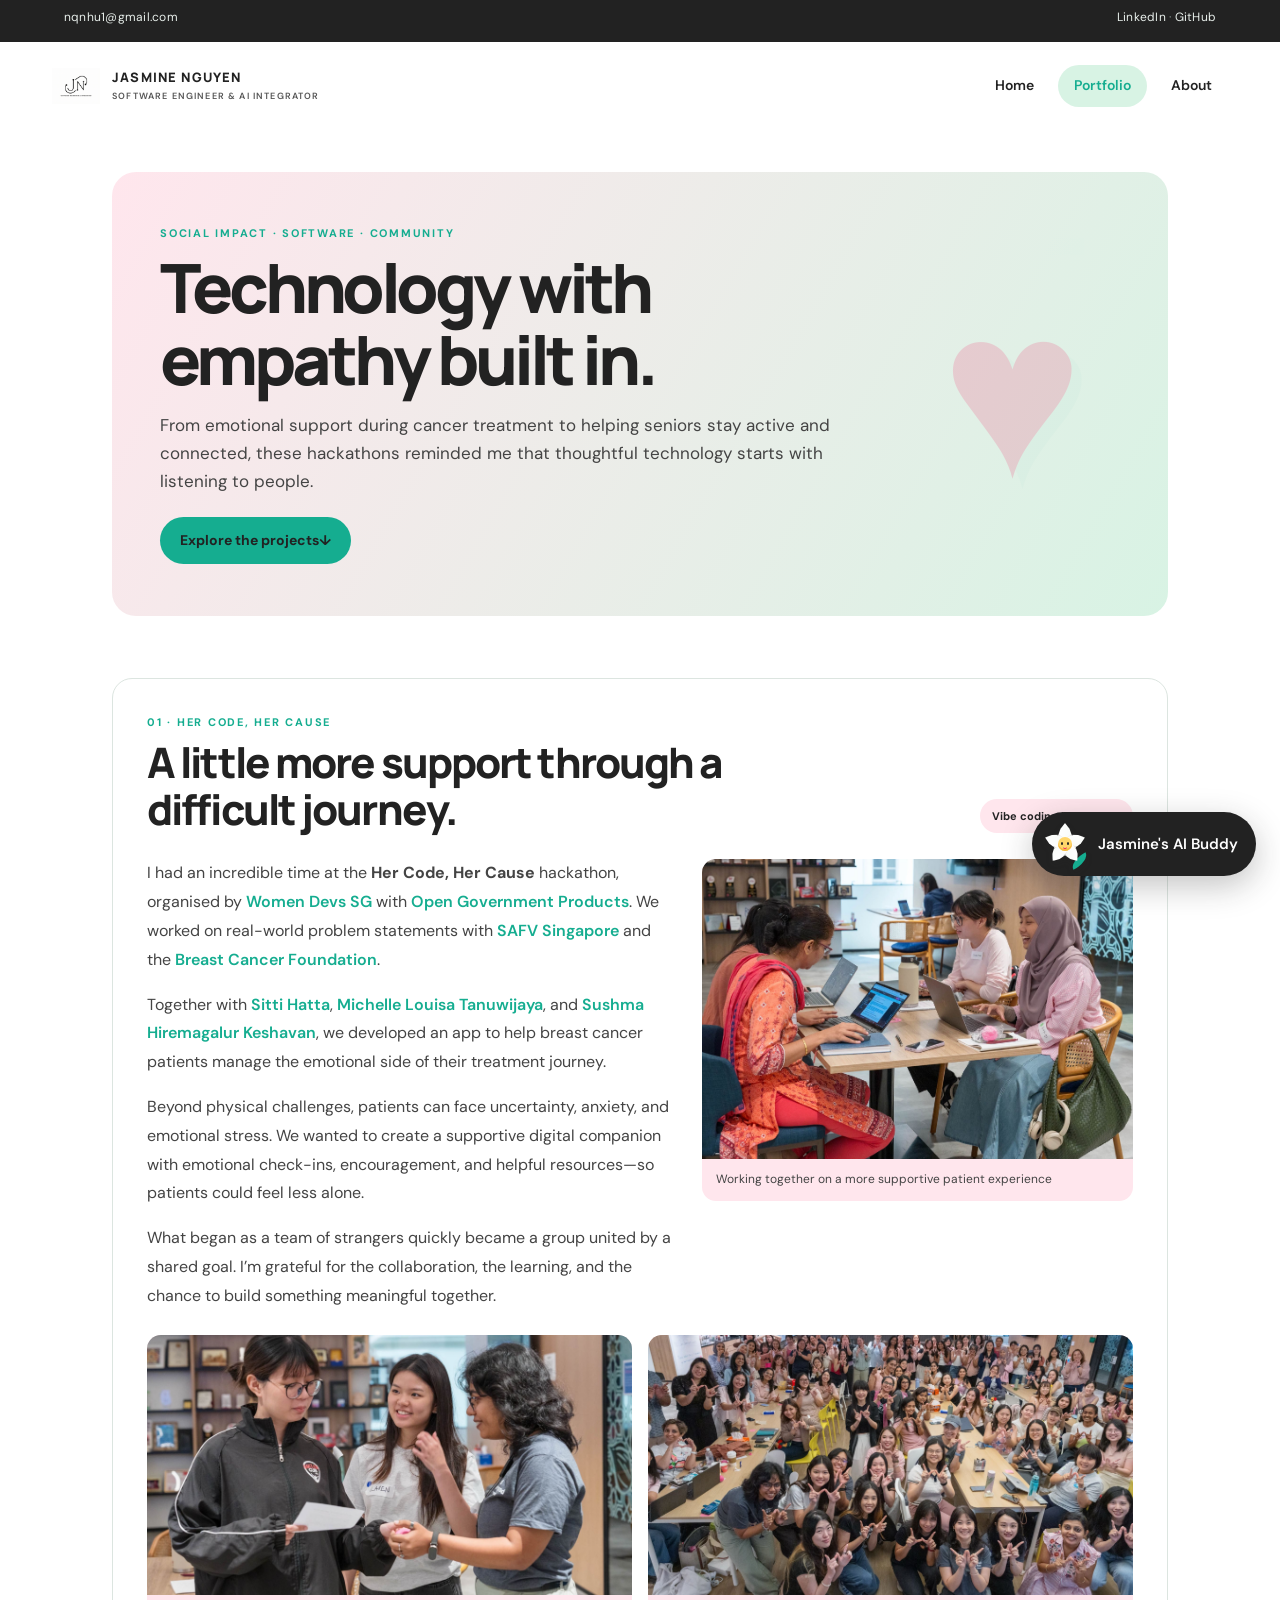
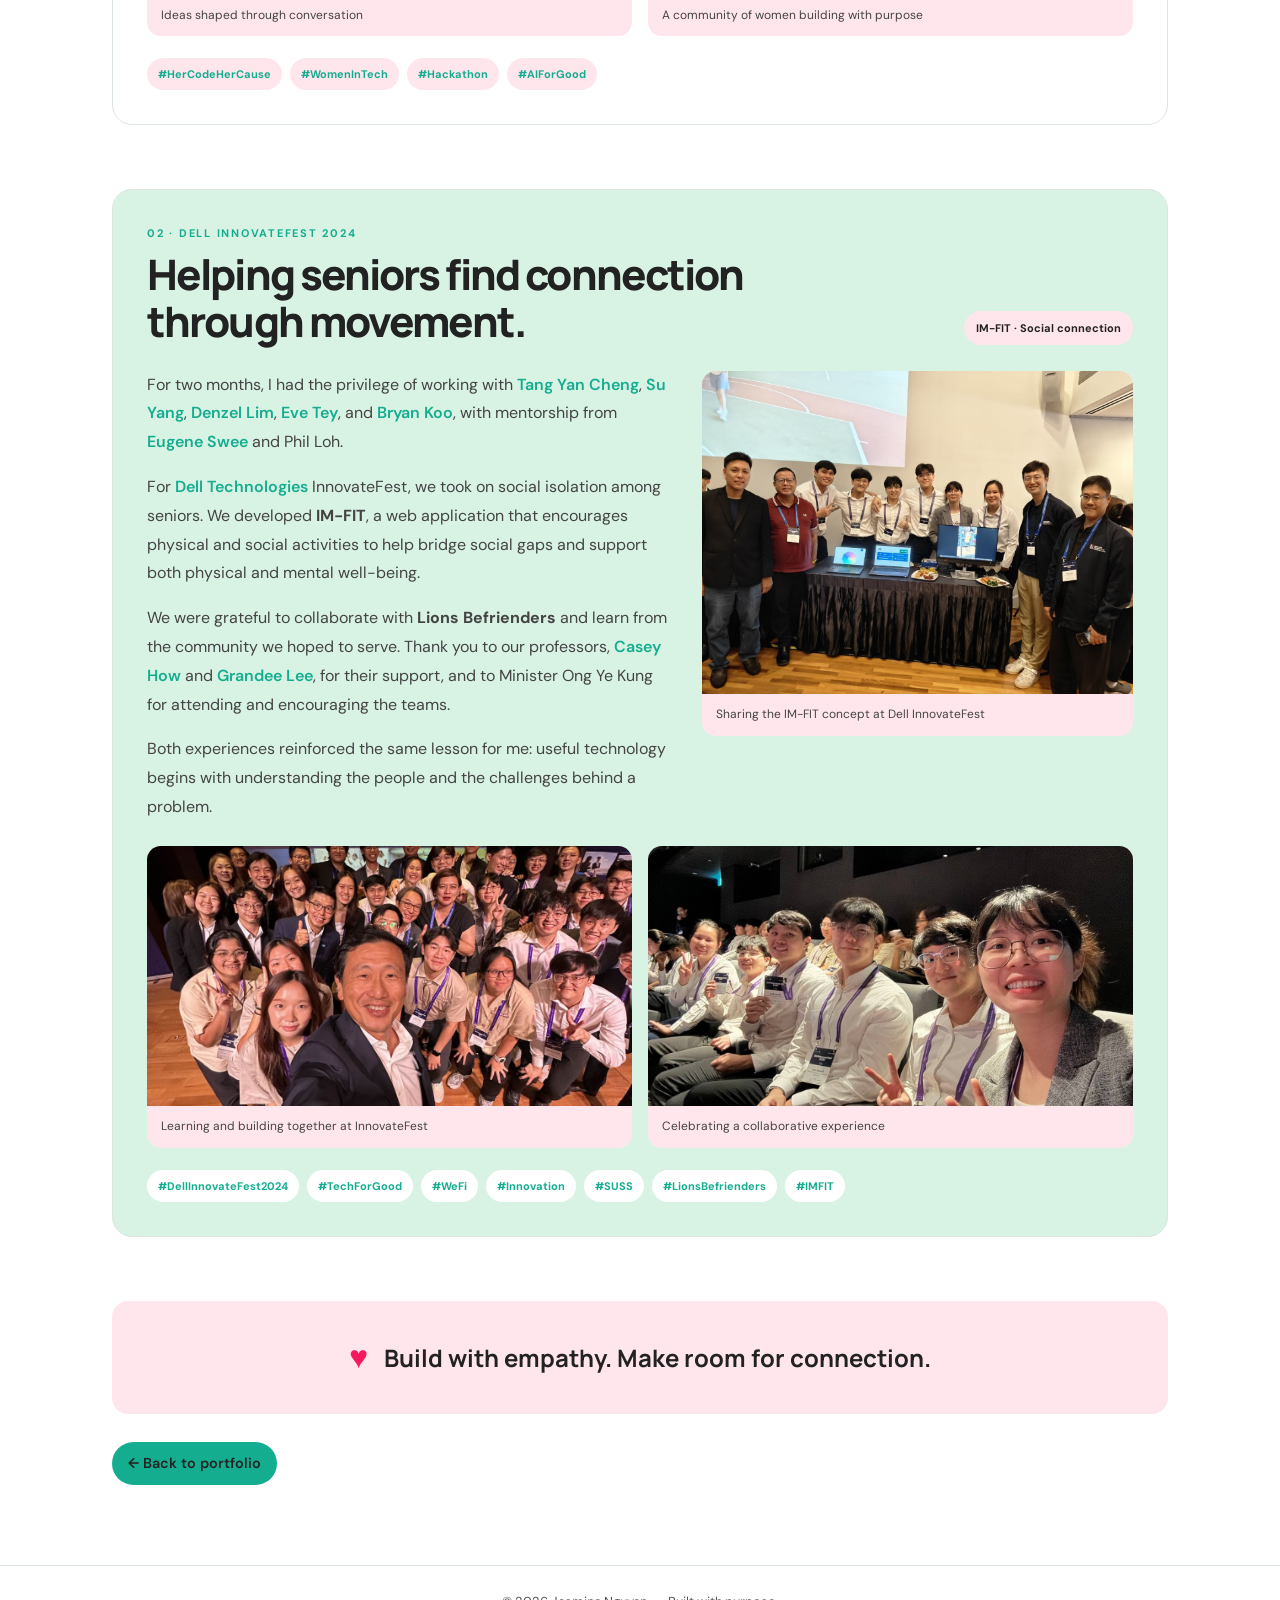
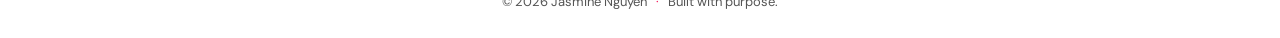
<file: social-impact.html>
<!DOCTYPE html>
<html lang="en">
<head>
  <meta charset="utf-8" />
  <meta name="viewport" content="width=device-width, initial-scale=1.0" />
  <meta name="description" content="Two social impact hackathons, one shared goal: building technology with empathy for people and communities." />
  <title>Social Impact Projects | Jasmine Nguyen</title>
  <link rel="stylesheet" href="css/general.css" />
  <link rel="stylesheet" href="css/portfolio.css" />
  <link rel="stylesheet" href="css/project.css" />
  <link rel="stylesheet" href="css/chatbot.css" />
  <link rel="stylesheet" href="css/theme.css" />
</head>
<body>
  <header class="topbar"><p><a href="mailto:nqnhu1@gmail.com">nqnhu1@gmail.com</a></p><p><a href="https://www.linkedin.com/in/hgnu412/" target="_blank" rel="noopener noreferrer">LinkedIn</a><span> · </span><a href="https://github.com/Jasmine-sunday" target="_blank" rel="noopener noreferrer">GitHub</a></p></header>
  <nav class="site-nav" aria-label="Main navigation">
    <a class="brand-mark" href="index.html" aria-label="Jasmine Nguyen home"><img src="images/logo.png" alt="JN logo" /><span>JASMINE NGUYEN<small>SOFTWARE ENGINEER &amp; AI INTEGRATOR</small></span></a>
    <ul class="nav-links"><li><a href="index.html">Home</a></li><li><a href="portfolio.html" class="active" aria-current="page">Portfolio</a></li><li><a href="about.html">About</a></li></ul>
  </nav>
  <main class="social-impact-page">
    <header class="impact-hero">
      <div class="impact-heart" aria-hidden="true">♥</div>
      <p class="eyebrow">Social impact · Software · Community</p>
      <h1>Technology with empathy built in.</h1>
      <p>From emotional support during cancer treatment to helping seniors stay active and connected, these hackathons reminded me that thoughtful technology starts with listening to people.</p>
      <a class="button" href="#her-code">Explore the projects <span aria-hidden="true">↓</span></a>
    </header>

    <section class="impact-project" id="her-code">
      <div class="impact-project-heading">
        <div><p class="eyebrow">01 · Her Code, Her Cause</p><h2>A little more support through a difficult journey.</h2></div>
        <span class="impact-tag">Vibe coding hackathon</span>
      </div>
      <div class="impact-story-grid">
        <div class="impact-story-copy">
          <p>I had an incredible time at the <strong>Her Code, Her Cause</strong> hackathon, organised by <a href="https://www.linkedin.com/company/women-devs-sg/" target="_blank" rel="noopener noreferrer">Women Devs SG</a> with <a href="https://www.linkedin.com/company/opengovsg/" target="_blank" rel="noopener noreferrer">Open Government Products</a>. We worked on real-world problem statements with <a href="https://www.linkedin.com/in/safv-singapore-924160251/" target="_blank" rel="noopener noreferrer">SAFV Singapore</a> and the <a href="https://www.linkedin.com/company/breast-cancer-foundation/" target="_blank" rel="noopener noreferrer">Breast Cancer Foundation</a>.</p>
          <p>Together with <a href="https://www.linkedin.com/in/sittihatta/" target="_blank" rel="noopener noreferrer">Sitti Hatta</a>, <a href="https://www.linkedin.com/in/michelle-louisa/" target="_blank" rel="noopener noreferrer">Michelle Louisa Tanuwijaya</a>, and <a href="https://www.linkedin.com/in/sushma-hiremagalur-keshavan-3b07a465/" target="_blank" rel="noopener noreferrer">Sushma Hiremagalur Keshavan</a>, we developed an app to help breast cancer patients manage the emotional side of their treatment journey.</p>
          <p>Beyond physical challenges, patients can face uncertainty, anxiety, and emotional stress. We wanted to create a supportive digital companion with emotional check-ins, encouragement, and helpful resources—so patients could feel less alone.</p>
          <p>What began as a team of strangers quickly became a group united by a shared goal. I’m grateful for the collaboration, the learning, and the chance to build something meaningful together.</p>
        </div>
        <figure class="impact-feature-photo"><img src="images/hercode-teamwork.png" alt="Hackathon teammates working together around a table" /><figcaption>Working together on a more supportive patient experience</figcaption></figure>
      </div>
      <div class="impact-gallery">
        <figure><img src="images/hercode-collaboration.png" alt="Teammates discussing and sharing ideas" /><figcaption>Ideas shaped through conversation</figcaption></figure>
        <figure><img src="images/hercode-community.png" alt="Her Code, Her Cause hackathon participants together" /><figcaption>A community of women building with purpose</figcaption></figure>
      </div>
      <div class="impact-tags"><a href="https://www.linkedin.com/search/results/all/?keywords=%23hercodehercause" target="_blank" rel="noopener noreferrer">#HerCodeHerCause</a><a href="https://www.linkedin.com/search/results/all/?keywords=%23womenintech" target="_blank" rel="noopener noreferrer">#WomenInTech</a><a href="https://www.linkedin.com/search/results/all/?keywords=%23hackathon" target="_blank" rel="noopener noreferrer">#Hackathon</a><a href="https://www.linkedin.com/search/results/all/?keywords=%23aiforgood" target="_blank" rel="noopener noreferrer">#AIForGood</a></div>
    </section>

    <section class="impact-project dell-project" id="dell-innovatefest">
      <div class="impact-project-heading">
        <div><p class="eyebrow">02 · Dell InnovateFest 2024</p><h2>Helping seniors find connection through movement.</h2></div>
        <span class="impact-tag">IM-FIT · Social connection</span>
      </div>
      <div class="impact-story-grid">
        <div class="impact-story-copy">
          <p>For two months, I had the privilege of working with <a href="https://www.linkedin.com/in/tang-yan-cheng/" target="_blank" rel="noopener noreferrer">Tang Yan Cheng</a>, <a href="https://www.linkedin.com/in/su-yang010430/" target="_blank" rel="noopener noreferrer">Su Yang</a>, <a href="https://www.linkedin.com/in/denzel-lhl/" target="_blank" rel="noopener noreferrer">Denzel Lim</a>, <a href="https://www.linkedin.com/in/wee-leng-tey-268492194/" target="_blank" rel="noopener noreferrer">Eve Tey</a>, and <a href="https://www.linkedin.com/in/bryan-koo/" target="_blank" rel="noopener noreferrer">Bryan Koo</a>, with mentorship from <a href="https://www.linkedin.com/in/eugene-swee/" target="_blank" rel="noopener noreferrer">Eugene Swee</a> and Phil Loh.</p>
          <p>For <a href="https://www.linkedin.com/company/delltechnologies/" target="_blank" rel="noopener noreferrer">Dell Technologies</a> InnovateFest, we took on social isolation among seniors. We developed <strong>IM-FIT</strong>, a web application that encourages physical and social activities to help bridge social gaps and support both physical and mental well-being.</p>
          <p>We were grateful to collaborate with <strong>Lions Befrienders</strong> and learn from the community we hoped to serve. Thank you to our professors, <a href="https://www.linkedin.com/in/caseyhow/" target="_blank" rel="noopener noreferrer">Casey How</a> and <a href="https://www.linkedin.com/in/grandeelee/" target="_blank" rel="noopener noreferrer">Grandee Lee</a>, for their support, and to Minister Ong Ye Kung for attending and encouraging the teams.</p>
          <p>Both experiences reinforced the same lesson for me: useful technology begins with understanding the people and the challenges behind a problem.</p>
        </div>
        <figure class="impact-feature-photo"><img src="images/dell-imfit-demo.png" alt="The team presenting their IM-FIT project at Dell InnovateFest" /><figcaption>Sharing the IM-FIT concept at Dell InnovateFest</figcaption></figure>
      </div>
      <div class="impact-gallery">
        <figure><img src="images/dell-innovatefest-team.png" alt="Dell InnovateFest participants and mentors" /><figcaption>Learning and building together at InnovateFest</figcaption></figure>
        <figure><img src="images/dell-innovatefest-selfie.png" alt="A team selfie with fellow InnovateFest participants" /><figcaption>Celebrating a collaborative experience</figcaption></figure>
      </div>
      <div class="impact-tags"><a href="https://www.linkedin.com/search/results/all/?keywords=%23dellinnovatefest2024" target="_blank" rel="noopener noreferrer">#DellInnovateFest2024</a><a href="https://www.linkedin.com/search/results/all/?keywords=%23techforgood" target="_blank" rel="noopener noreferrer">#TechForGood</a><a href="https://www.linkedin.com/search/results/all/?keywords=%23wefi" target="_blank" rel="noopener noreferrer">#WeFi</a><a href="https://www.linkedin.com/search/results/all/?keywords=%23innovation" target="_blank" rel="noopener noreferrer">#Innovation</a><a href="https://www.linkedin.com/search/results/all/?keywords=%23suss" target="_blank" rel="noopener noreferrer">#SUSS</a><a href="https://www.linkedin.com/search/results/all/?keywords=%23lionsbefrienders" target="_blank" rel="noopener noreferrer">#LionsBefrienders</a><a href="https://www.linkedin.com/search/results/all/?keywords=%23imfit" target="_blank" rel="noopener noreferrer">#IMFIT</a></div>
    </section>

    <section class="impact-closing"><span aria-hidden="true">♥</span><p>Build with empathy. Make room for connection.</p></section>
    <a class="btn-video return-link" href="portfolio.html">← Back to portfolio</a>
  </main>
  <footer><p>© 2026 Jasmine Nguyen <span>·</span> Built with purpose.</p></footer>
  <script src="js/chatbot.js" defer></script>
</body>
</html>
</file>
<file: css/general.css>
@import url('https://fonts.googleapis.com/css2?family=DM+Sans:wght@400;500;600;700&family=Manrope:wght@400;500;600;700;800&display=swap');

:root{--ink:#222;--muted:#555;--paper:#fff;--white:#fff;--teal:#15AD90;--mint:#d8f3e4;--line:#dce5e0;--coral:#F7195E;--pink:#ffe6ed;--serif:Georgia,'Times New Roman',serif}
*{box-sizing:border-box;margin:0;padding:0}
html{scroll-behavior:smooth}
body{font-family:'DM Sans',sans-serif;color:var(--ink);line-height:1.65;background:var(--paper)}
a{color:var(--teal);text-decoration:none}
a:hover{color:var(--coral)}
.topbar{min-height:42px;padding:8px max(5vw,24px);display:flex;justify-content:space-between;gap:12px;flex-wrap:wrap;background:var(--ink);color:#e8efeb;font-size:12px;letter-spacing:.02em}
.topbar a{color:#e8efeb}.topbar span{color:#8fa09a}
.site-nav{max-width:1240px;margin:auto;padding:20px 32px;display:flex;align-items:center;justify-content:space-between;gap:24px}
.brand-mark{display:flex;align-items:center;gap:12px;color:var(--ink);font-family:Manrope,sans-serif;font-size:13px;font-weight:800;letter-spacing:.09em;line-height:1.2}
.brand-mark img{width:48px;height:48px;object-fit:contain}.brand-mark small{display:block;margin-top:5px;font-family:'DM Sans',sans-serif;font-size:9px;letter-spacing:.13em;color:var(--muted);font-weight:600}
.nav-links{display:flex;align-items:center;gap:8px;list-style:none}.nav-links a{display:block;padding:9px 16px;border-radius:999px;color:var(--ink);font-size:14px;font-weight:600}.nav-links a:hover,.nav-links a.active{background:var(--mint);color:var(--teal)}
main{max-width:1160px;margin:0 auto;padding:54px 32px 80px}
.eyebrow{color:var(--teal);font-size:11px;font-weight:700;letter-spacing:.16em;text-transform:uppercase}
.section-title{font-family:Manrope,sans-serif;font-size:clamp(30px,4vw,46px);letter-spacing:-.045em;line-height:1.12}
.button{display:inline-flex;align-items:center;justify-content:center;padding:12px 20px;border-radius:999px;background:var(--teal);color:var(--ink);font-size:14px;font-weight:700;transition:transform .2s,background .2s}.button:hover{background:var(--coral);color:white;transform:translateY(-2px)}
.button-light{background:var(--pink);color:var(--ink)}.button-light:hover{background:var(--coral);color:white}
footer{padding:25px;text-align:center;border-top:1px solid var(--line);color:var(--muted);font-size:13px}footer span{margin:0 6px;color:var(--coral)}
@media(max-width:640px){.topbar{justify-content:center;text-align:center}.site-nav{padding:16px 20px;flex-wrap:wrap}.brand-mark{font-size:11px}.brand-mark img{width:40px;height:40px}.nav-links{width:100%;justify-content:space-between;gap:2px}.nav-links a{padding:8px 12px;font-size:13px}main{padding:38px 20px 60px}}
</file>
<file: css/home.css>
.home-page {
    padding-top: 28px
}

.hero {
    display: grid;
    grid-template-columns: 1.08fr .92fr;
    align-items: center;
    gap: 40px;
    min-height: 520px;
    padding: 46px 0 76px
}

.hero h1 {
    margin: 18px 0;
    font: 800 clamp(42px, 6.4vw, 72px)/1.06 Manrope, sans-serif;
    letter-spacing: -.065em
}

.hero h1 span {
    color: var(--teal)
}

.hero-intro {
    max-width: 540px;
    color: var(--muted);
    font-size: 18px
}

.hero-actions {
    display: flex;
    align-items: center;
    gap: 24px;
    margin-top: 28px
}

.text-link {
    color: var(--ink);
    font-size: 14px;
    font-weight: 700
}

.text-link span {
    margin-left: 5px;
    color: var(--teal)
}

.hero-proof {
    display: flex;
    gap: 34px;
    margin-top: 46px
}

.hero-proof div {
    display: flex;
    align-items: center;
    gap: 10px
}

.hero-proof strong {
    font: 800 23px Manrope, sans-serif;
    color: var(--coral)
}

.hero-proof span {
    font-size: 11px;
    line-height: 1.35;
    color: var(--muted)
}

.banner-section {
    min-width: 0;
    width: 100%
}

.banner-swiper {
    width: 100%;
    height: 390px;
    overflow: hidden;
    border-radius: 18px;
    background: var(--mint);
    box-shadow: 0 18px 48px #2222221a
}

.banner-slide {
    display: flex;
    align-items: center;
    background:  var(--mint);
}

.banner-content {
    display: flex;
    align-items: center;
    justify-content: space-between;
    gap: 22px;
    width: 100%;
    height: 100%;
    padding: 30px 30px 52px;
    color: var(--ink)
}

.banner-text {
    max-width: 58%
}

.banner-date {
    display: block;
    margin-bottom: 11px;
    color: var(--coral);
    font-size: 10px;
    font-weight: 700;
    letter-spacing: .1em;
    text-transform: uppercase
}

.banner-text h2 {
    margin-bottom: 12px;
    font: 800 clamp(21px, 2.3vw, 29px)/1.15 Manrope, sans-serif;
    letter-spacing: -.035em
}

.banner-text p {
    font-size: 12px;
    line-height: 1.65;
    color: #444
}

.banner-image {
    width: 37%;
    height: 100%;
    max-height: 210px;
    overflow: hidden;
    border: 1px solid #ffffff;
    border-radius: 12px;
    background: #fff
}

.banner-image img {
    width: 100%;
    height: 100%;
    object-fit: cover
}

.banner-swiper .swiper-pagination {
    bottom: 17px !important
}

.banner-swiper .swiper-pagination-bullet {
    width: 7px;
    height: 7px;
    background: var(--teal);
    opacity: .55
}

.banner-swiper .swiper-pagination-bullet-active {
    width: 20px;
    border-radius: 8px;
    background: var(--coral);
    opacity: 1
}

.hero-art {
    position: relative;
    display: grid;
    place-items: center;
    min-height: 410px;
    overflow: hidden;
    border-radius: 50% 50% 48% 46%;
    background: radial-gradient(circle at 52% 47%, #f5fff9 0 25%, #e5f3e9 26% 43%, #d7e9dd 44% 63%, transparent 64%)
}

.logo-card {
    z-index: 2;
    display: grid;
    place-items: center;
    gap: 10px;
    width: 230px;
    height: 250px;
    padding: 25px;
    border: 1px solid #ffffffb5;
    border-radius: 20px;
    background: #fffffff0;
    box-shadow: 0 18px 55px #1823231b;
    transform: rotate(-4deg)
}

.logo-card img {
    width: 174px;
    height: 140px;
    object-fit: contain
}

.logo-card span {
    text-align: center;
    font-size: 10px;
    font-weight: 700;
    letter-spacing: .11em;
    line-height: 1.55
}

.orbit {
    position: absolute;
    border: 1px solid #7cb9a05c;
    border-radius: 50%;
    transform: rotate(-25deg)
}

.orbit-one {
    width: 360px;
    height: 160px
}

.orbit-two {
    width: 410px;
    height: 240px;
    transform: rotate(52deg)
}

.art-note {
    position: absolute;
    z-index: 3;
    padding: 8px 13px;
    border: 1px solid var(--line);
    border-radius: 999px;
    background: white;
    font-size: 11px;
    font-weight: 700;
    box-shadow: 0 7px 20px #18232312
}

.note-one {
    top: 70px;
    left: 3%
}

.note-two {
    right: 0;
    bottom: 80px;
    color: var(--teal)
}

.art-dot {
    position: absolute;
    top: 86px;
    right: 19%;
    width: 13px;
    height: 13px;
    border-radius: 50%;
    background: var(--coral);
    box-shadow: 0 0 0 8px #e77c5d25
}

.home-work {
    padding: 56px 0 82px;
    border-top: 1px solid var(--line)
}

.section-heading {
    display: flex;
    align-items: end;
    justify-content: space-between;
    gap: 20px;
    margin-bottom: 26px
}

.section-heading .section-title {
    margin-top: 8px
}

.home-cards {
    display: grid;
    grid-template-columns: 1.2fr 1fr 1fr;
    gap: 16px
}

.home-card {
    position: relative;
    display: flex;
    flex-direction: column;
    overflow: hidden;
    min-height: 370px;
    border: 1px solid var(--line);
    border-radius: 16px;
    background: white;
    color: var(--ink);
    transition: transform .2s, box-shadow .2s
}

.home-card:hover {
    color: var(--ink);
    transform: translateY(-4px);
    box-shadow: 0 15px 36px #18232313
}

.home-card>img {
    width: 100%;
    height: 190px;
    object-fit: cover;
    object-position: top
}

.home-card-copy {
    position: relative;
    padding: 20px 22px 24px
}

.card-kicker {
    color: var(--teal);
    font-size: 9px;
    font-weight: 700;
    letter-spacing: .14em
}

.home-card h3 {
    max-width: 290px;
    margin: 8px 0;
    font: 700 20px/1.25 Manrope, sans-serif;
    letter-spacing: -.025em
}

.home-card p {
    color: var(--muted);
    font-size: 13px;
    line-height: 1.6
}

.card-arrow {
    position: absolute;
    right: 20px;
    bottom: 23px;
    color: var(--teal);
    font-size: 20px
}

.award-visual {
    height: 190px;
    display: flex;
    flex-direction: column;
    justify-content: center;
    align-items: center;
    gap: 8px;
    background: linear-gradient(145deg, var(--teal), var(--mint));
    color: var(--ink);
    text-align: center
}

.award-visual span {
    font-size: 12px;
    letter-spacing: .25em
}

.award-visual strong {
    font: 800 27px/1 Manrope, sans-serif;
    letter-spacing: .07em
}

.award-visual i {
    font-size: 9px;
    font-style: normal;
    letter-spacing: .14em;
    color: var(--ink)
}

.home-contact {
    display: flex;
    justify-content: space-between;
    align-items: center;
    gap: 24px;
    padding: 42px;
    border-radius: 18px;
    background: var(--teal);
    color: white
}

.home-contact .eyebrow {
    color: #bfe8da
}

.home-contact h2 {
    margin-top: 8px;
    font: 800 clamp(28px, 4vw, 42px)/1.12 Manrope, sans-serif;
    letter-spacing: -.045em
}

@media(max-width:850px) {
    .hero {
        grid-template-columns: 1fr;
        gap: 28px;
        padding-top: 32px
    }

    .banner-swiper {
        height: 350px
    }

    .home-cards {
        grid-template-columns: 1fr 1fr
    }

    .featured-card {
        grid-column: span 2;
        min-height: 0
    }

    .featured-card>img {
        height: 240px
    }
}

@media(max-width:560px) {
    .hero h1 {
        font-size: 43px
    }

    .hero-intro {
        font-size: 16px
    }

    .banner-swiper {
        height: 440px
    }

    .banner-content {
        flex-direction: column-reverse;
        justify-content: flex-end;
        gap: 16px;
        padding: 22px 20px 50px
    }

    .banner-text {
        max-width: 100%
    }

    .banner-image {
        width: 100%;
        height: 130px;
        max-height: 130px
    }

    .banner-text h2 {
        font-size: 22px
    }

    .banner-text p {
        font-size: 12px
    }

    .hero-proof {
        gap: 20px
    }

    .section-heading {
        align-items: start;
        flex-direction: column
    }

    .home-cards {
        grid-template-columns: 1fr
    }

    .featured-card {
        grid-column: auto
    }

    .home-card {
        min-height: 0
    }

    .home-card>img,
    .award-visual {
        height: 210px
    }

    .home-contact {
        align-items: flex-start;
        flex-direction: column;
        padding: 30px 24px
    }
}

.award-link{display:inline-block;margin-top:14px;font-size:12px}
</file>
<file: css/chatbot.css>
:root { --pc-green:#15AD90; --pc-ink:#222; --pc-pink:#F7195E; --pc-mint:#d8f3e4; --pc-blush:#ffe6ed; }
.pc-launch,.pc-panel,.pc-panel * { box-sizing:border-box; }
.pc-launch { position:fixed; z-index:1000; right:24px; bottom:24px; display:flex; align-items:center; gap:10px; border:0; border-radius:999px; padding:9px 18px 9px 10px; color:#fff; background:var(--pc-ink); box-shadow:0 10px 32px #2224; font-family:inherit; font-size:15px; font-weight:600; line-height:1.2; cursor:pointer; transition:transform .2s,background .2s; }
.pc-launch:hover { transform:translateY(-3px); background:var(--pc-green); }
.pc-jasmine { position:relative; display:inline-block; flex:0 0 auto; width:46px; height:46px; filter:drop-shadow(0 3px 3px #2222); }
.pc-petal { position:absolute; z-index:1; left:16px; top:2px; width:14px; height:24px; border:1px solid #e9e9e9; border-radius:0; background:linear-gradient(110deg,#fff 8%,#f8fbf8 90%); clip-path:polygon(50% 0,82% 24%,100% 53%,87% 78%,50% 100%,13% 78%,0 53%,18% 24%); transform-origin:50% 21px; }
.pc-petal.petal-top { transform:rotate(0); }
.pc-petal.petal-right-top { transform:rotate(72deg); }
.pc-petal.petal-right-bottom { transform:rotate(144deg); }
.pc-petal.petal-left-bottom { transform:rotate(216deg); }
.pc-petal.petal-left-top { transform:rotate(288deg); }
.pc-flower-face { position:absolute; z-index:2; top:16px; left:16px; width:14px; height:14px; border-radius:50%; background:#ffd66b; box-shadow:inset 0 -2px 0 #f6b943; }
.pc-flower-face::before { position:absolute; top:5px; left:3px; width:2px; height:3px; content:""; border-radius:50%; background:var(--pc-ink); box-shadow:6px 0 var(--pc-ink); }
.pc-flower-face::after { position:absolute; top:8px; left:5px; width:4px; height:3px; content:""; border-bottom:1px solid var(--pc-pink); border-radius:50%; }
.pc-leaf { position:absolute; z-index:0; right:-1px; bottom:1px; width:19px; height:10px; border-radius:100% 0 100% 0; background:var(--pc-green); transform:rotate(-28deg); }
.pc-jasmine-small { width:50px; height:50px; background-color:#d8f3e4; }
.pc-launch .pc-jasmine { animation:pc-bloom 2.6s ease-in-out infinite; }
@keyframes pc-bloom { 0%,100%{transform:translateY(0) rotate(-3deg)} 50%{transform:translateY(-4px) rotate(3deg)} }
.pc-panel { position:fixed; z-index:1001; right:24px; bottom:88px; display:flex; flex-direction:column; width:min(390px,calc(100vw - 28px)); height:min(590px,calc(100dvh - 120px)); overflow:hidden; border:1px solid #15ad9044; border-radius:22px; background:#fff; box-shadow:0 18px 60px #2222; font-family:inherit; color:var(--pc-ink); }
.pc-panel[hidden] { display:none; }
.pc-header { display:flex; align-items:center; justify-content:space-between; gap:12px; padding:18px 20px; background:linear-gradient(125deg,var(--pc-mint),var(--pc-blush)); }
.pc-heading { display:flex; align-items:center; gap:12px; }
.pc-kicker { color:var(--pc-green); font-size:10px; font-weight:800; letter-spacing:.15em; }
.pc-header h2 { margin:4px 0 0; font-size:17px; }
.pc-close { border:0; background:transparent; color:var(--pc-ink); font-size:28px; cursor:pointer; line-height:1; }
.pc-messages { flex:1; display:flex; flex-direction:column; gap:12px; overflow-y:auto; padding:18px; }
.pc-message { max-width:88%; padding:12px 14px; border-radius:16px; font-size:14px; line-height:1.55; overflow-wrap:anywhere; }
.pc-bot { align-self:flex-start; border-bottom-left-radius:5px; background:#f4f7f5; }
.pc-user { align-self:flex-end; border-bottom-right-radius:5px; color:#fff; background:var(--pc-green); }
.pc-action { display:block; width:fit-content; margin-top:10px; color:#087963; font-weight:700; text-decoration:none; }
.pc-action:hover { color:var(--pc-pink); text-decoration:underline; }
.pc-quick { padding:0 16px 10px; }
.pc-quick button { width:100%; border:1px solid #f7195e55; border-radius:12px; padding:10px; color:var(--pc-ink); background:var(--pc-blush); font-family:inherit; font-size:12px; font-weight:600; line-height:1.4; text-align:left; cursor:pointer; }
.pc-form { display:flex; gap:8px; padding:12px 14px; border-top:1px solid #2221; }
.pc-form input { flex:1; min-width:0; border:1px solid #2222; border-radius:999px; padding:12px 15px; font-family:inherit; font-size:14px; outline:none; }
.pc-form input:focus { border-color:var(--pc-green); box-shadow:0 0 0 3px #15ad9022; }
.pc-form button { width:44px; height:44px; border:0; border-radius:50%; color:#fff; background:var(--pc-pink); font-size:22px; cursor:pointer; }
.pc-form button:disabled { opacity:.55; cursor:wait; }
.pc-footnote { margin:0; padding:0 16px 12px; color:#777; font-size:10px; }
.pc-pending { color:#666; font-style:italic; }
.pc-pending::after { content:""; display:inline-block; width:5px; height:5px; margin-left:6px; border-radius:50%; background:var(--pc-green); animation:pc-pulse .8s ease-in-out infinite alternate; }
@keyframes pc-pulse { to { opacity:.25; transform:scale(.7); } }
.pc-sr-only { position:absolute; width:1px; height:1px; padding:0; margin:-1px; overflow:hidden; clip:rect(0,0,0,0); white-space:nowrap; border:0; }
@media(max-width:520px) { .pc-launch { right:14px; bottom:14px; padding:7px 14px 7px 8px; font-size:14px; }.pc-jasmine { width:42px;height:42px; }.pc-petal { left:14px;top:1px;width:14px;height:23px;transform-origin:50% 20px; }.pc-flower-face { top:14px;left:14px; }.pc-jasmine-small { width:48px;height:48px; }.pc-jasmine-small .pc-petal { left:17px;top:2px; }.pc-jasmine-small .pc-flower-face { top:17px;left:17px; }.pc-panel { right:8px; bottom:72px; width:calc(100vw - 16px); height:min(560px,calc(100dvh - 94px)); border-radius:18px; }.pc-quick { display:flex; flex-direction:column; gap:7px; }.pc-quick button { padding:9px; } }
@media(prefers-reduced-motion:reduce) { .pc-launch,.pc-launch .pc-jasmine,.pc-pending::after { animation:none; transition:none; } }
</file>
<file: css/theme.css>
/* The site follows the visitor's current OS/browser appearance preference. */
@media (prefers-color-scheme: dark) {
  :root {
    color-scheme: dark;
    --ink: #f2f6f4;
    --muted: #bac6c1;
    --paper: #171c1a;
    --white: #222a27;
    --teal: #42cfb0;
    --mint: #203a32;
    --line: #35443e;
    --coral: #ff668b;
    --pink: #402630;
    --pc-ink: #f2f6f4;
    --pc-green: #42cfb0;
    --pc-pink: #ff668b;
    --pc-mint: #203a32;
    --pc-blush: #402630;
  }

  body { background: var(--paper); color: var(--ink); }
  .topbar { background: #101412; }
  .site-nav { background: var(--paper); }
  .brand-mark, .nav-links a, .social-links a { color: var(--ink); }
  .brand-mark small, footer, .story-lede, .video-caption { color: var(--muted); }
  .nav-links a:hover, .nav-links a.active { background: var(--mint); color: var(--teal); }
  .button { color: #10201b; }
  .button-light { color: var(--ink); }

  .hero-proof, .focus-card, .project-card, .competition-timeline div,
  .competition-photo, .impact-project, .home-card, .org-logo,
  .contact-form input, .contact-form textarea { background-color: var(--white); color: var(--ink); }
  .hero-proof strong, .home-card-copy, .home-card-copy h3, .project-content,
  .project-content h2, .timeline h3, .focus-card h3, .competition-story,
  .competition-team, .case-section, .impact-project { color: var(--ink); }
  .home-card p, .home-card-copy p, .story-text, .story-text p,
  .contact-panel > p:not(.eyebrow), .project-header > p:not(.eyebrow),
  .impact-story-copy, .impact-hero > p:not(.eyebrow), .competition-photo figcaption,
  .competition-timeline small { color: var(--muted); }
  .home-card, .project-card, .focus-card, .impact-project, .competition-photo,
  .timeline, .timeline article, .org-logo { border-color: var(--line); }
  .home-work, .about-section, .portfolio-section, .competition-page,
  .impact-page, .suss-project-page { color: var(--ink); }
  .competition-timeline div, .competition-photo { background-color: var(--white); }
  .project-header, .contact-panel, .impact-project.dell-project { background-color: var(--mint); color: var(--ink); }
  .case-section { background-color: var(--pink); }
  .competition-facts span, .competition-tags a, .impact-feature-photo,
  .impact-gallery figure { background-color: var(--pink); }
  .dell-project .impact-tags a { background-color: var(--white); }
  .contact-form input, .contact-form textarea { border-color: #42cfb066; }
  .contact-form input::placeholder, .contact-form textarea::placeholder { color: var(--muted); }
  .org-logo img { border-radius: 50%; }
  .pc-panel { background: #202724; color: var(--ink); border-color: #42cfb055; }
  .pc-launch { background: #222; color: #fff; }
  .pc-launch:hover { background: var(--teal); }
  .pc-flower-face::before { background: #222; box-shadow: 6px 0 #222; }
  .pc-header { background: linear-gradient(125deg,#203a32,#402630); }
  .pc-bot { background: #2d3733; color: var(--ink); }
  .pc-user { color: #10201b; }
  .pc-quick button { color: var(--ink); background: #402630; }
  .pc-form { border-color: #ffffff1a; }
  .pc-form input { color: var(--ink); background: #171c1a; border-color: #ffffff30; }
  .pc-form input::placeholder, .pc-footnote, .pc-pending { color: var(--muted); }
  .pc-action { color: var(--teal); }
  .pc-close { color: var(--ink); }
  .competition-page .project-header > p:not(.eyebrow),
  .social-impact-page .impact-hero > p:not(.eyebrow),
  .social-impact-page .impact-story-copy,
  .social-impact-page .impact-feature-photo figcaption,
  .social-impact-page .impact-gallery figcaption { color: var(--muted); }
  .competition-page .competition-timeline div,
  .competition-page .competition-photo,
  .social-impact-page .impact-project,
  .suss-project-page .project-card { background-color: var(--white); }
  .social-impact-page .impact-project.dell-project { background-color: var(--mint); }
  .competition-page .competition-photo.photo-wide img,
  .social-impact-page .impact-gallery img { background-color: #171c1a; }
}
</file>
<file: css/about.css>
.about-page{padding-top:48px}
.about-story{max-width:900px;margin:0 auto 100px}
.about-story h1{max-width:820px;margin:12px 0 18px;font:800 clamp(42px,7vw,76px)/1.03 Manrope,sans-serif;letter-spacing:-.065em}
.about-story h1 span{color:var(--teal)}
.story-lede{max-width:680px;color:var(--muted);font-size:19px}
.video-frame{position:relative;width:100%;aspect-ratio:16/9;overflow:hidden;margin:32px 0 8px;border-radius:18px;background:#172423;box-shadow:0 20px 55px #1823231c}
.video-frame iframe{position:absolute;inset:0;width:100%;height:100%;border:0}
.video-caption{margin-bottom:32px;color:var(--muted);font-size:12px}
.story-text{display:grid;gap:20px;font-size:16px;line-height:1.9;color:#394644}.story-text strong{color:var(--ink)}.story-text em{color:var(--teal);font-style:normal;font-weight:700}
.about-section{margin:0 auto 96px}.about-section h2,.contact-panel h2{margin:8px 0 28px;font:800 clamp(30px,4vw,44px)/1.14 Manrope,sans-serif;letter-spacing:-.045em}
.focus-grid{display:grid;grid-template-columns:repeat(3,1fr);gap:16px}.focus-card{min-height:205px;padding:25px;border:1px solid var(--line);border-radius:16px;background:var(--white)}.focus-card>span{color:var(--coral);font-size:12px;font-weight:700;letter-spacing:.1em}.focus-card h3{margin:25px 0 8px;font:700 19px Manrope,sans-serif}.focus-card p,.timeline p{color:var(--muted);font-size:14px}
.timeline{border-top:1px solid var(--line)}.timeline article{display:grid;grid-template-columns:190px 1fr;gap:24px;padding:22px 0;border-bottom:1px solid var(--line)}.timeline-date{font-size:12px!important;color:var(--teal)!important;font-weight:700;letter-spacing:.05em}.timeline h3{margin-bottom:4px;font:700 17px Manrope,sans-serif}
.contact-panel{padding:48px;border-radius:20px;background:var(--mint);color:var(--ink)}.contact-panel .eyebrow{color:var(--coral)}.contact-panel h2{max-width:650px;margin-bottom:8px}.contact-panel>p:not(.eyebrow){color:#444}.contact-panel .button{margin-top:24px}.social-links{display:inline-flex;gap:20px;margin-left:22px}.social-links a{color:var(--ink);font-size:13px}.contact-form{display:grid;max-width:620px;gap:8px;margin-top:24px}.contact-form label{font-size:12px;font-weight:700;color:var(--ink)}.contact-form input,.contact-form textarea{width:100%;padding:12px 14px;border:1px solid #15AD9066;border-radius:9px;background:white;color:var(--ink);font:inherit}.contact-form textarea{resize:vertical}.contact-form input:focus,.contact-form textarea:focus{outline:2px solid var(--coral);outline-offset:2px}.contact-form button{width:max-content;margin-top:10px;border:0;cursor:pointer}
.timeline-label{margin:26px 0 12px;color:var(--teal);font:700 17px Manrope,sans-serif}.education-label{margin-top:38px}
.timeline article{grid-template-columns:150px 68px minmax(0,1fr);align-items:start;gap:18px;padding:24px 0}
.org-logo{display:grid;place-items:center;width:62px;height:62px;padding:7px;overflow:hidden;border:1px solid var(--line);border-radius:50%;background:white;box-shadow:0 4px 12px #2222220a}
.org-logo img{display:block;max-width:100%;max-height:100%;width:auto;height:auto;object-fit:contain}
.timeline-copy{min-width:0}.timeline-copy>p:not(.timeline-meta){margin-top:5px;color:var(--muted);font-size:14px;line-height:1.65}
.timeline-meta{margin:2px 0 7px;color:var(--teal);font-size:13px!important;font-weight:600}
@media(max-width:760px){.focus-grid{grid-template-columns:1fr}.focus-card{min-height:0}.focus-card h3{margin-top:14px}.about-story{margin-bottom:70px}.about-section{margin-bottom:70px}.timeline article{grid-template-columns:1fr 60px;gap:6px 14px}.timeline-date{grid-column:1/-1}.org-logo{grid-column:1;grid-row:2;width:54px;height:54px}.timeline-copy{grid-column:2;grid-row:2}.contact-panel{padding:32px 24px}.social-links{display:flex;margin:22px 0 0}}
</file>
<file: css/portfolio.css>
.portfolio-section {
  max-width: 1200px;
  margin: 0 auto 80px;
  padding: 0 24px;
}

.project-list {
  display: flex;
  flex-direction: column;
  gap: 64px;
}

/* Project Card */
.project-card {
  display: flex;
  gap: 48px;
  align-items: center;
}

.project-card.reverse {
  flex-direction: row-reverse;
}

/* Default Image Styling for Project Cards */
.project-card img {
  width: 360px;
  max-width: 100%;
  border-radius: 16px;
  box-shadow: 0 12px 32px rgba(0,0,0,0.12);
}

.project-content {
  max-width: 600px;
}

.project-content h2 {
  font-size: 28px;
  color: #15AD90;
  margin-bottom: 12px;
}

.project-content p {
  font-size: 16px;
  line-height: 1.6;
}

/* Mobile */
@media (max-width: 768px) {
  .project-card,
  .project-card.reverse {
    flex-direction: column;
    text-align: center;
  }

  .project-card img {
    width: 100%;
  }
}

.btn-video {
  display: inline-block;
  margin-top: 12px;
  padding: 10px 16px;
  background-color: #111;
  color: #fff;
  font-size: 0.9rem;
  font-weight: 600;
  text-decoration: none;
  border-radius: 6px;
  transition: background-color 0.2s ease, transform 0.2s ease;
}

.btn-video:hover {
  background-color: #333;
  transform: translateY(-2px);
}


/* --- START: BEFORE & AFTER SLIDER STYLES --- */

/* 1. Main Container */
.before-after-container {
  display: grid;
  place-content: center;
  position: relative;
  overflow: hidden;
  border-radius: 16px;
  box-shadow: 0 12px 32px rgba(0,0,0,0.12);
  width: 100%;
  margin-top: 24px;
  --position: 50%; /* Default starting position */
}

/* 2. Overriding the 360px width for slider images */
.project-card .slider-image {
  width: 100%;
  max-width: 100%;
  height: auto;
  box-shadow: none; /* Remove default card shadow from inner images */
  border-radius: 0; /* Let container handle the corners */
  object-fit: cover;
  object-position: left;
  display: block; 
}

/* 3. Image Container & Stacking */
.image-container {
  position: relative; /* ensure absolutely-positioned children are positioned to this wrapper */
  max-width: 100%;
  overflow: hidden; /* clip children to rounded corners */
}

/* Base (after) image sits under the overlay */
.image-after {
  display: block;
  width: 100%;
  height: auto;
  position: relative;
  z-index: 1;
}

/* Overlay (before) image is clipped by width and placed above the base image */
.project-card .image-before {
  position: absolute;
  top: 0;
  left: 0;
  height: 100%; /* ensure it fills the container vertically */
  width: var(--position); /* clipped by percentage */
  z-index: 2;
  object-fit: cover;
}

/* 4. The Slider Controls (Invisible Range Input) */
.slider {
  position: absolute;
  inset: 0;
  cursor: pointer;
  opacity: 0; /* Invisible but interactive */
  width: 100%; 
  height: 100%;
  z-index: 20; /* Ensure it's on top */
}

/* Focus state for accessibility */
.slider:focus-visible ~ .slider-button {
  outline: 5px solid black;
  outline-offset: 3px;
}

/* 5. The Visual Line */
.slider-line {
  position: absolute;
  inset: 0;
  width: 2px;
  height: 100%;
  background-color: white;
  z-index: 10;
  left: var(--position);
  transform: translateX(-50%);
  pointer-events: none;
}

/* 6. The Visual Button */
.slider-button {
  position: absolute;
  background-color: white;
  color: black;
  padding: 8px;
  border-radius: 50%;
  display: grid;
  place-items: center;
  top: 50%;
  left: var(--position);
  transform: translate(-50%, -50%);
  pointer-events: none;
  z-index: 100;
  box-shadow: 0 2px 6px rgba(0,0,0,0.3);
}

/* Shared personal brand palette */
.portfolio-section{color:var(--ink)}
.project-card{padding:24px;border:1px solid var(--line);border-radius:18px;background:var(--white)}
.project-card:nth-child(even){background:var(--pink)}
.project-content h2{color:var(--teal)}
.btn-video{background:var(--teal);color:var(--ink);border-radius:999px}
.btn-video:hover{background:var(--coral);color:white}
.before-after-container{border:1px solid var(--mint)}
</file>
<file: css/project.css>
.project-header {
    text-align: center;
    margin-bottom: 40px;
}
.header-banner {
  width: 100vw;
  margin-left: calc(50% - 50vw);
}

.header-banner img {
  width: 100%;
  height: auto;          
  display: block;
  object-fit: contain;   
}


/* Mobile */
@media (max-width: 768px) {
  .header-banner img {
    max-height: 220px;
  }
}
.case-section {
  margin-bottom: 2.5rem;
}

.case-section h2 {
  color: #15AD90;
  margin-bottom: 0.75rem;
}

.case-section p {
  margin-bottom: 0.75rem;
  max-width: 800px; /* improves readability */
}

.case-section ul {
  margin-top: 0.5rem;
  padding-left: 1.2rem;
}

.case-section li {
  margin-bottom: 0.4rem;
}

.project-header{padding:38px 24px;border-radius:18px;background:var(--mint);color:var(--ink)}
.project-header h1{font-family:Manrope,sans-serif;letter-spacing:-.04em}
.case-section h2{color:var(--teal)}
.case-section{padding:24px;border-left:4px solid var(--coral);border-radius:0 14px 14px 0;background:var(--pink)}

.competition-banner img{display:block;width:100%;height:auto;max-height:none;object-fit:contain;object-position:center}
.competition-page{max-width:1120px}
.competition-page .project-header{margin:10px 0 42px;text-align:left}
.competition-page .project-header h1{max-width:850px;margin:12px 0;font-size:clamp(34px,5vw,58px);line-height:1.08}
.competition-page .project-header>p:not(.eyebrow){max-width:700px;font-size:18px;color:#444}
.competition-facts{display:flex;flex-wrap:wrap;gap:12px;margin-top:26px}
.competition-facts span{display:flex;flex-direction:column;gap:3px;min-width:150px;padding:12px 16px;border-radius:10px;background:var(--pink);font-size:13px}
.competition-facts strong{color:var(--teal);font-size:10px;letter-spacing:.08em;text-transform:uppercase}
.competition-story h2,.competition-team h2{margin:5px 0 16px;color:var(--ink)}
.competition-story p:not(.eyebrow),.competition-team p:not(.eyebrow){max-width:900px;line-height:1.85}
.competition-role{background:var(--mint);border-left-color:var(--teal)}
.competition-role h2{margin:5px 0 12px}
.competition-role>p:not(.eyebrow){max-width:900px;line-height:1.85}
.competition-timeline{display:grid;grid-template-columns:repeat(3,1fr);gap:12px;margin-top:24px}
.competition-timeline div{display:grid;gap:4px;padding:15px;border-radius:10px;background:white}
.competition-timeline span{color:var(--coral);font-size:11px;font-weight:700;letter-spacing:.12em}
.competition-timeline strong{font:700 16px Manrope,sans-serif}
.competition-timeline small{color:#555;font-size:12px}
.competition-gallery{display:grid;grid-template-columns:repeat(2,minmax(0,1fr));gap:18px;margin:38px 0 48px}
.competition-photo{margin:0;overflow:hidden;border:1px solid var(--line);border-radius:16px;background:white}
.competition-photo img{display:block;width:100%;height:330px;object-fit:cover}
.competition-photo.photo-wide{grid-column:1/-1}
.competition-photo.photo-wide img{height:auto;max-height:580px;object-fit:contain;background:#222}
.competition-photo figcaption{padding:12px 16px;color:#444;font-size:13px}
.competition-team{margin-top:8px}
.competition-team a{color:var(--teal)}.competition-team a:hover{color:var(--coral)}
.competition-tags{display:flex;flex-wrap:wrap;gap:9px;margin:28px 0}
.competition-tags a{padding:7px 11px;border-radius:999px;background:var(--mint);font-size:12px;font-weight:700}
.competition-tags a:nth-child(even){background:var(--pink)}
.return-link{margin-top:4px}
@media(max-width:680px){.competition-page{padding-top:32px}.competition-banner img{width:100%;height:auto;max-height:none;object-fit:contain}.competition-facts span{flex:1 1 42%;min-width:130px}.competition-gallery{grid-template-columns:1fr;gap:14px}.competition-photo.photo-wide{grid-column:auto}.competition-photo img{height:280px}.competition-photo.photo-wide img{height:auto;max-height:400px}.competition-page .project-header{padding:28px 20px}.competition-timeline{grid-template-columns:1fr}}

.social-impact-page{max-width:1120px;padding-top:42px}
.impact-hero{position:relative;overflow:hidden;margin-bottom:62px;padding:52px 48px;border-radius:24px;background:linear-gradient(120deg,var(--pink),var(--mint));}
.impact-hero h1{max-width:760px;margin:10px 0 16px;font:800 clamp(38px,6vw,68px)/1.05 Manrope,sans-serif;letter-spacing:-.06em;color:var(--ink)}
.impact-hero>p:not(.eyebrow){max-width:670px;margin-bottom:22px;color:#444;font-size:17px}
.impact-heart{position:absolute;right:8%;top:50%;color:var(--coral);font-size:clamp(130px,22vw,240px);line-height:1;opacity:.16;transform:translateY(-50%);text-shadow:10px 10px 0 #15AD9022}
.impact-hero .button{position:relative;z-index:1}
.impact-project{margin:0 0 64px;padding:34px;border:1px solid var(--line);border-radius:20px;background:white;scroll-margin-top:20px}
.impact-project.dell-project{background:var(--mint)}
.impact-project-heading{display:flex;align-items:end;justify-content:space-between;gap:22px;margin-bottom:26px}
.impact-project-heading h2{max-width:700px;margin-top:8px;font:800 clamp(28px,4vw,42px)/1.12 Manrope,sans-serif;letter-spacing:-.045em;color:var(--ink)}
.impact-tag{flex:none;padding:8px 12px;border-radius:999px;background:var(--pink);color:var(--ink);font-size:11px;font-weight:700}
.impact-story-grid{display:grid;grid-template-columns:1.1fr .9fr;gap:28px;align-items:start}
.impact-story-copy{display:grid;gap:16px;color:#444;line-height:1.8}
.impact-story-copy a{font-weight:600}
.impact-feature-photo,.impact-gallery figure{overflow:hidden;margin:0;border-radius:14px;background:var(--pink)}
.impact-feature-photo img{display:block;width:100%;height:100%;min-height:300px;max-height:480px;object-fit:cover}
.impact-feature-photo figcaption,.impact-gallery figcaption{padding:11px 14px;color:#444;font-size:12px}
.impact-gallery{display:grid;grid-template-columns:repeat(2,minmax(0,1fr));gap:16px;margin-top:24px}
.impact-gallery img{display:block;width:100%;height:260px;object-fit:cover}
.impact-tags{display:flex;flex-wrap:wrap;gap:8px;margin-top:22px}
.impact-tags a{padding:7px 11px;border-radius:999px;background:var(--pink);font-size:11px;font-weight:700}
.dell-project .impact-tags a{background:white}
.impact-closing{display:flex;align-items:center;justify-content:center;gap:16px;margin:45px 0 24px;padding:30px;border-radius:16px;background:var(--pink);color:var(--ink);text-align:center}
.impact-closing span{color:var(--coral);font-size:32px}
.impact-closing p{font:700 clamp(18px,3vw,24px) Manrope,sans-serif}
@media(max-width:760px){.impact-hero{padding:36px 25px}.impact-heart{right:-2%;opacity:.12}.impact-project{padding:24px 18px}.impact-project-heading{align-items:flex-start;flex-direction:column}.impact-story-grid{grid-template-columns:1fr}.impact-feature-photo img{min-height:0;height:auto;max-height:420px;object-fit:contain;background:#222}.impact-gallery{gap:10px}.impact-gallery img{height:190px}}
@media(max-width:500px){.impact-gallery{grid-template-columns:1fr}.impact-gallery img{height:auto;max-height:360px;object-fit:contain;background:#222}.impact-closing{align-items:flex-start}}
</file>
